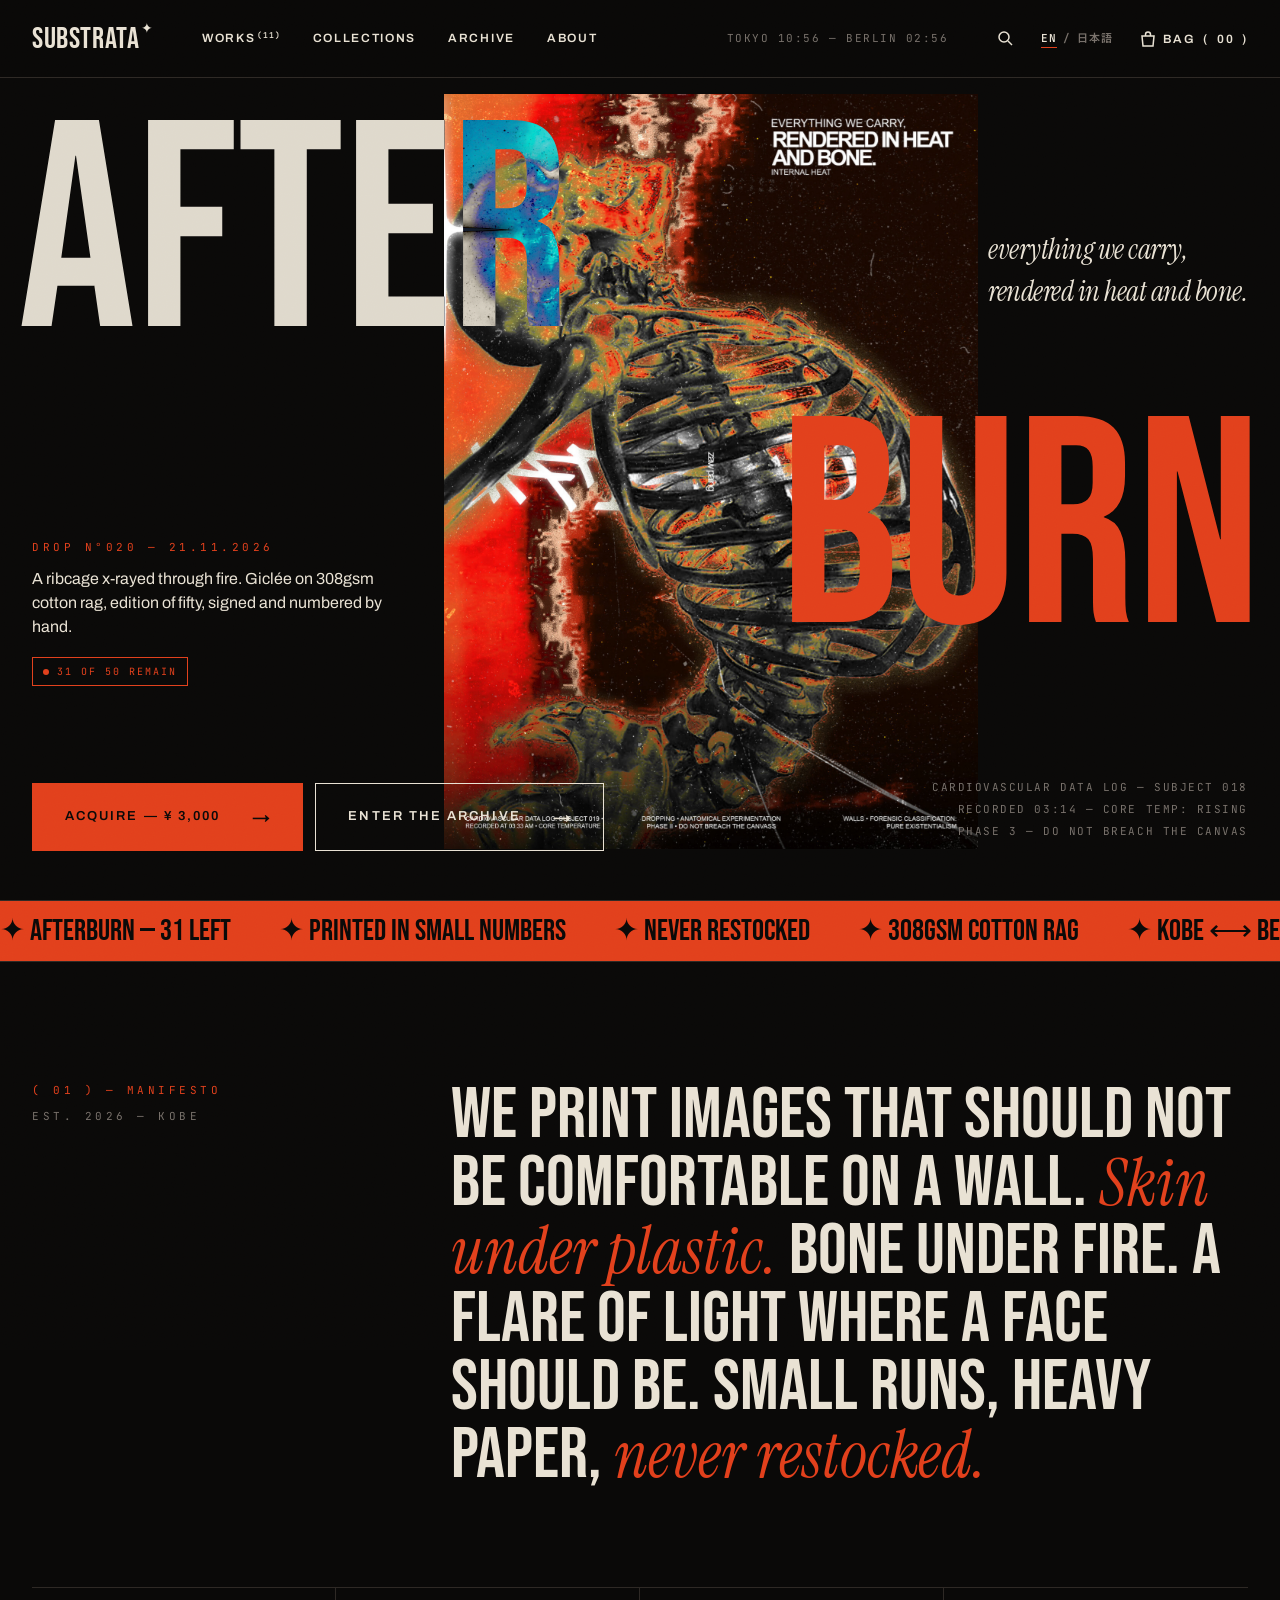
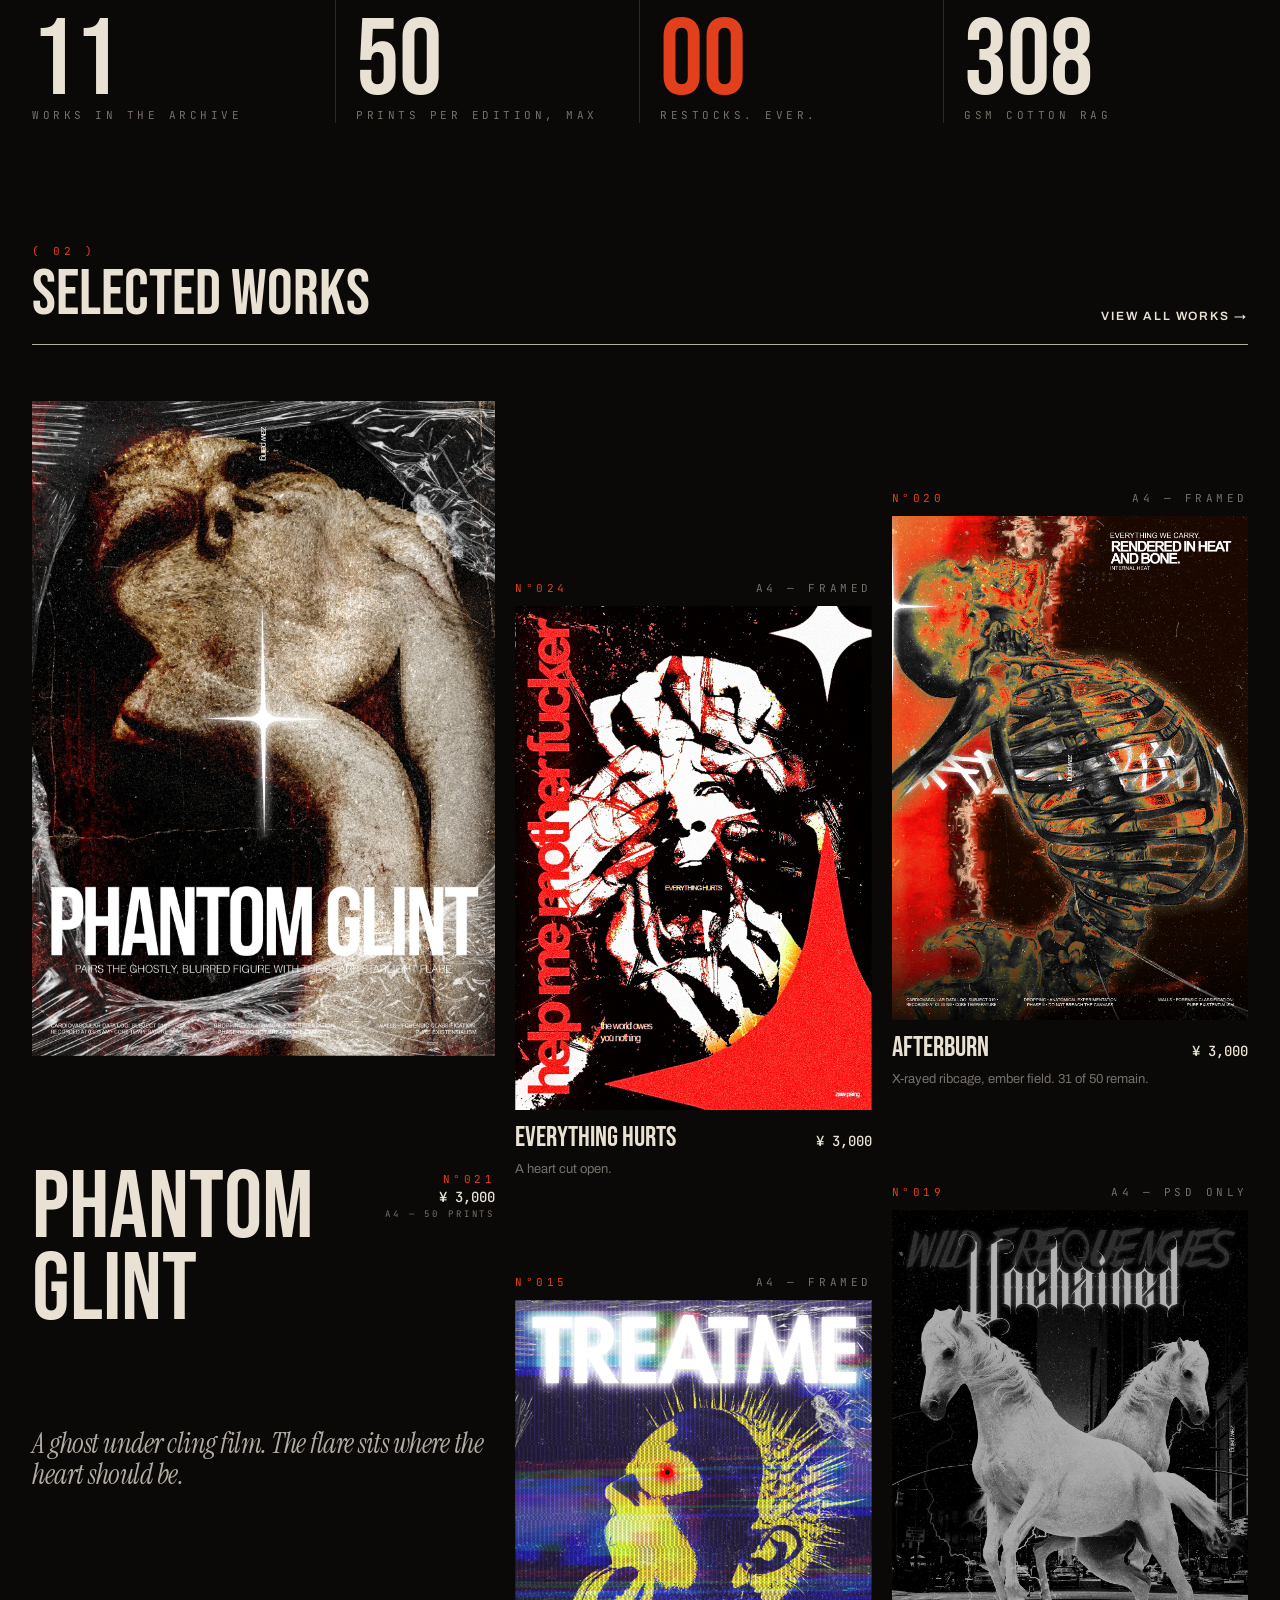
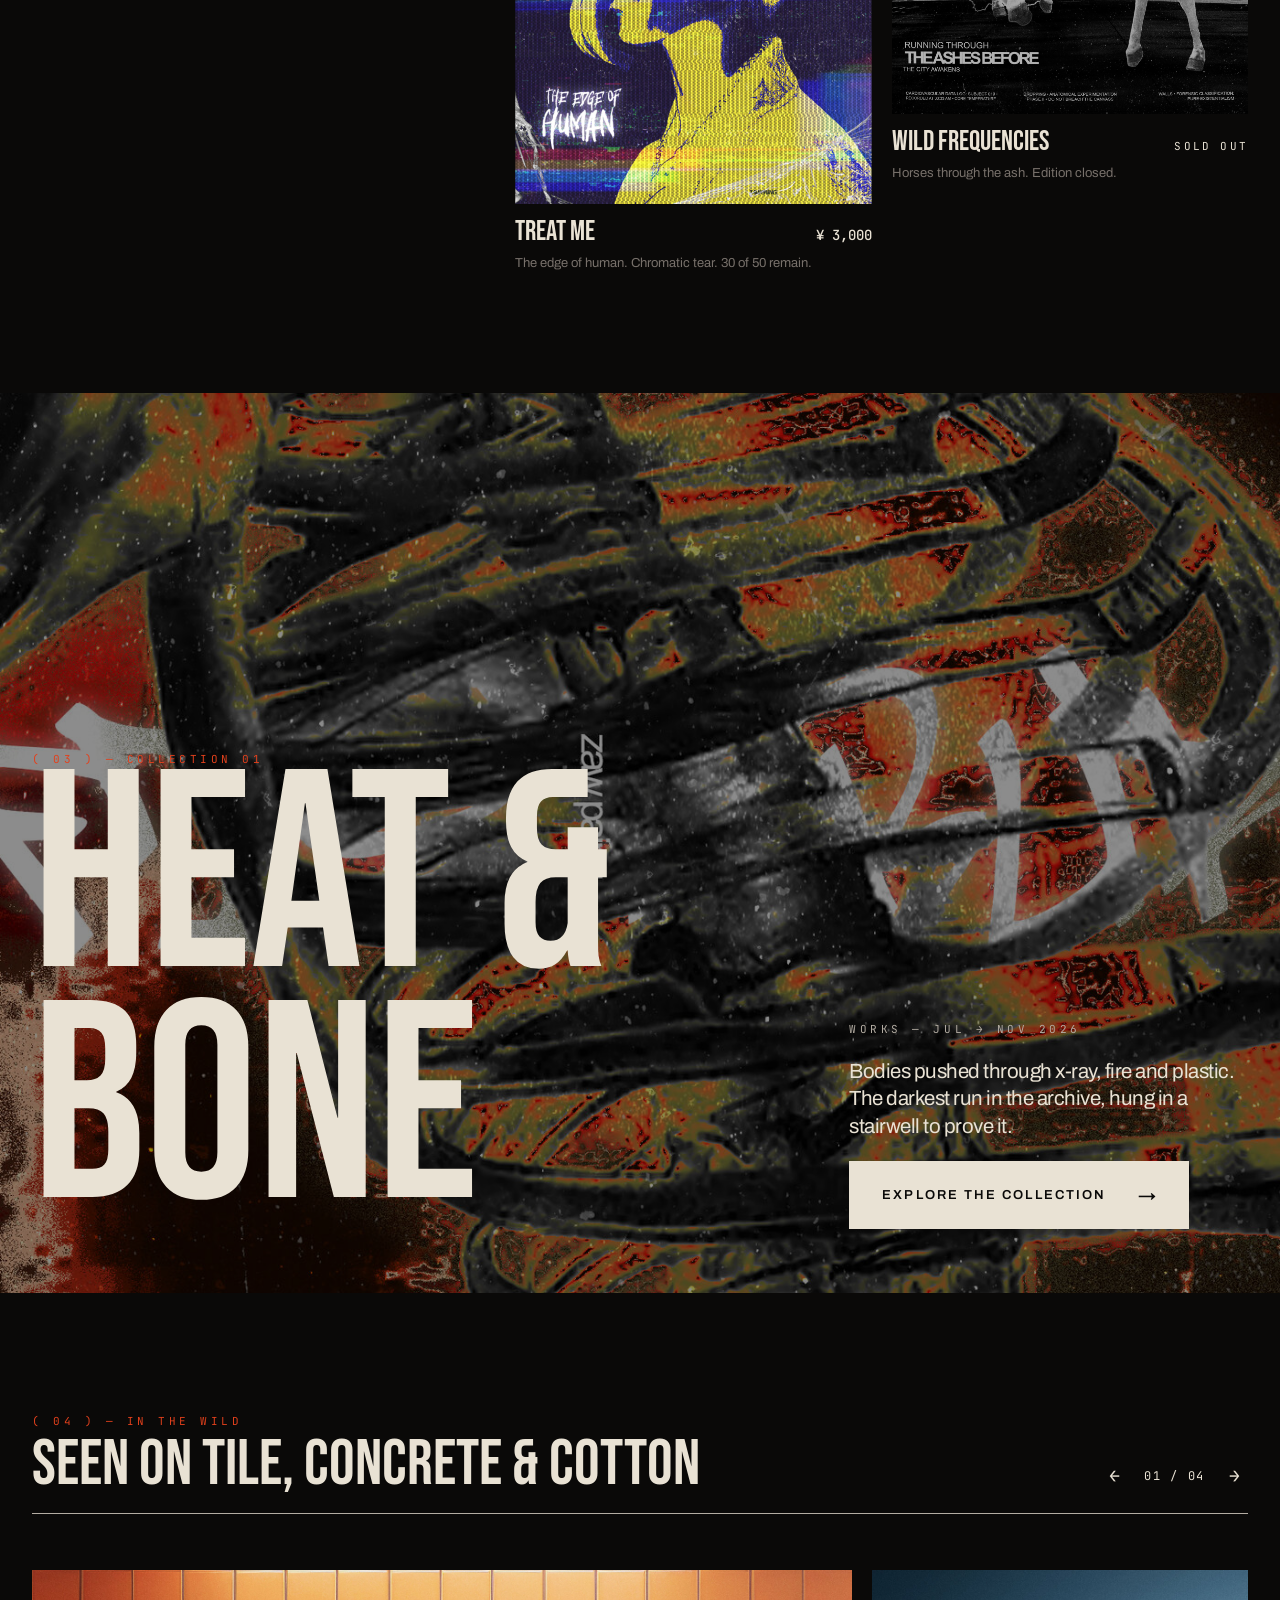
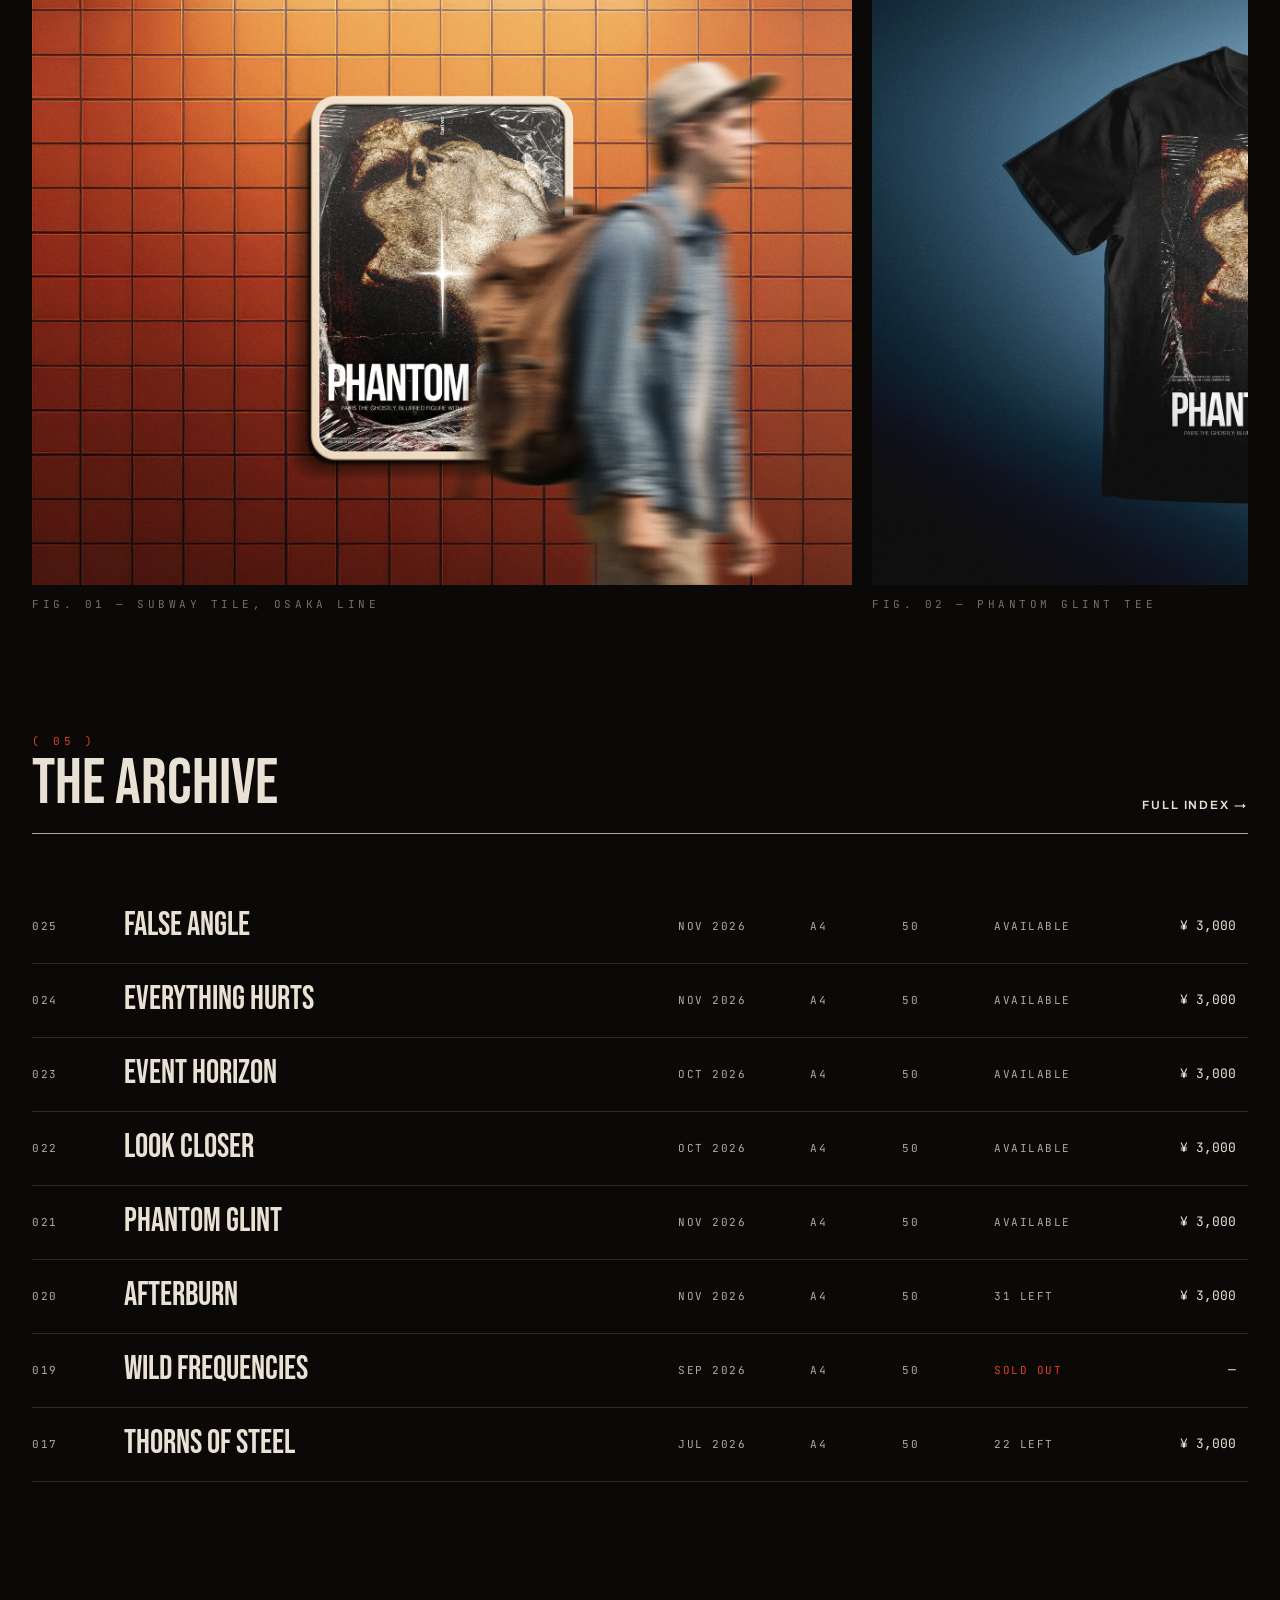
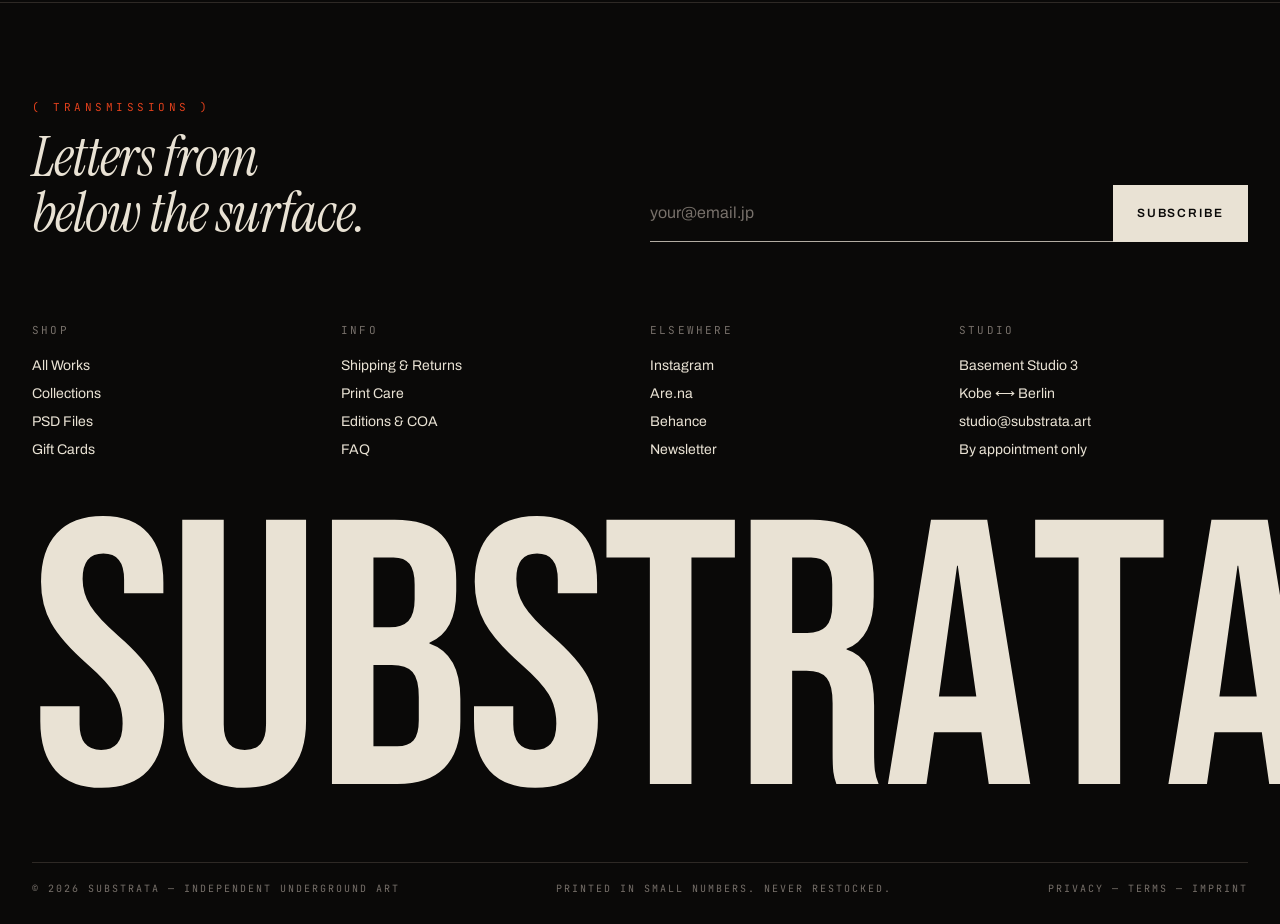
<file: index.html>
<!DOCTYPE html>
<html lang="en">
<head>
  <meta charset="UTF-8">
  <meta name="viewport" content="width=device-width, initial-scale=1">
  <title data-i18n>SUBSTRATA — Independent underground art posters</title>
  <meta name="description" content="SUBSTRATA — independent underground art posters. A4 framed prints and PSD files, printed in small numbers in Kobe.">
  <link rel="preconnect" href="https://fonts.googleapis.com">
  <link rel="preconnect" href="https://fonts.gstatic.com" crossorigin>
  <link href="https://fonts.googleapis.com/css2?family=Archivo:wght@400;500;600&family=Bebas+Neue&family=Instrument+Serif:ital@0;1&family=JetBrains+Mono:wght@400;500&family=Noto+Sans+JP:wght@400;500;700;900&family=Noto+Serif+JP:wght@400;500&display=swap" rel="stylesheet">
  <link rel="stylesheet" href="css/style.css">
</head>
<body data-page="home">
<main>
  <!-- HERO -->
  <section class="hero">
    <img class="hero-poster" src="images/afterburn.jpg" alt="Afterburn poster: a ribcage x-rayed through fire">
    <h1 class="display hero-word after">After</h1>
    <div class="display hero-word burn" aria-hidden="true">Burn</div>
    <p class="serif hero-tagline" data-i18n>everything we carry, rendered in heat and bone.</p>
    <div class="hero-info">
      <div class="mono ember" data-i18n>Drop N°020 — 21.11.2026</div>
      <p data-i18n>A ribcage x-rayed through fire. Giclée on 308gsm cotton rag, edition of fifty, signed and numbered by hand.</p>
      <span class="tag" data-i18n>31 of 50 remain</span>
    </div>
    <div class="hero-ctas">
      <a class="btn btn-ember" href="product.html?id=afterburn"><span data-i18n>Acquire — ¥ 3,000</span><span class="arrow">→</span></a>
      <a class="btn btn-ghost" href="shop.html"><span data-i18n>Enter the archive</span><span class="arrow">→</span></a>
    </div>
    <div class="hero-log" data-i18n>Cardiovascular data log — subject 018<br>Recorded 03:14 — core temp: rising<br>Phase 3 — do not breach the canvas</div>
  </section>

  <!-- MARQUEE -->
  <div class="marquee" aria-hidden="true">
    <div class="marquee-track">
      <span data-i18n>✦ Afterburn — 31 left</span><span data-i18n>✦ Printed in small numbers</span><span data-i18n>✦ Never restocked</span><span data-i18n>✦ 308gsm cotton rag</span><span>✦ Kobe ⟷ Berlin</span><span data-i18n>✦ Shipping across Japan</span>
      <span data-i18n>✦ Afterburn — 31 left</span><span data-i18n>✦ Printed in small numbers</span><span data-i18n>✦ Never restocked</span><span data-i18n>✦ 308gsm cotton rag</span><span>✦ Kobe ⟷ Berlin</span><span data-i18n>✦ Shipping across Japan</span>
    </div>
  </div>

  <!-- MANIFESTO -->
  <section class="section wrap">
    <div class="manifesto">
      <div>
        <div class="eyebrow" data-i18n>( 01 ) — Manifesto</div>
        <div class="mono muted" style="margin-top:10px" data-i18n>Est. 2026 — Kobe</div>
      </div>
      <p class="big reveal" data-i18n>We print images that should not be comfortable on a wall. <em>Skin under plastic.</em> Bone under fire. A flare of light where a face should be. Small runs, heavy paper, <em>never restocked.</em></p>
    </div>
    <div class="stats">
      <div class="stat reveal"><div class="display" data-count="11">11</div><div class="mono muted" data-i18n>Works in the archive</div></div>
      <div class="stat reveal"><div class="display" data-count="50">50</div><div class="mono muted" data-i18n>Prints per edition, max</div></div>
      <div class="stat reveal"><div class="display ember">00</div><div class="mono muted" data-i18n>Restocks. Ever.</div></div>
      <div class="stat reveal"><div class="display" data-count="308">308</div><div class="mono muted" data-i18n>GSM cotton rag</div></div>
    </div>
  </section>

  <!-- SELECTED WORKS -->
  <section class="section wrap" style="padding-top:0">
    <div class="section-head">
      <div><span class="eyebrow">( 02 )</span><h2 class="display d-m" data-i18n>Selected works</h2></div>
      <a class="link-arrow" href="shop.html" data-i18n>View all works →</a>
    </div>
    <div class="selected">
      <div class="col col-1" id="feature"></div>
      <div class="col col-2" id="col-2"></div>
      <div class="col col-3" id="col-3"></div>
    </div>
  </section>

  <!-- FEATURED COLLECTION -->
  <section class="collection-band">
    <img src="images/afterburn-detail.jpg" alt="" loading="lazy">
    <div class="inner">
      <div>
        <div class="eyebrow" data-i18n>( 03 ) — Collection 01</div>
        <h2 class="display d-mega" data-i18n>Heat &amp;<br>Bone</h2>
      </div>
      <div>
        <div class="mono fog" data-i18n>Works — Jul → Nov 2026</div>
        <p class="lead" data-i18n>Bodies pushed through x-ray, fire and plastic. The darkest run in the archive, hung in a stairwell to prove it.</p>
        <a class="btn btn-bone" href="collections.html#heat-and-bone"><span data-i18n>Explore the collection</span><span class="arrow">→</span></a>
      </div>
    </div>
  </section>

  <!-- IN THE WILD -->
  <section class="section wrap">
    <div class="section-head">
      <div><span class="eyebrow" data-i18n>( 04 ) — In the wild</span><h2 class="display d-m" data-i18n>Seen on tile, concrete &amp; cotton</h2></div>
      <div class="slider-nav"><button id="wild-prev" aria-label="Previous">←</button><span id="wild-count">01 / 04</span><button id="wild-next" aria-label="Next">→</button></div>
    </div>
    <div class="wild-track" id="wild-track">
      <figure><img src="images/mock-wall.jpg" alt="Poster on subway tile" loading="lazy"><figcaption class="mono" data-i18n>Fig. 01 — Subway tile, Osaka line</figcaption></figure>
      <figure><img src="images/mock-tee.jpg" alt="Phantom Glint printed on a t-shirt" loading="lazy"><figcaption class="mono" data-i18n>Fig. 02 — Phantom Glint tee</figcaption></figure>
      <figure><img src="images/afterburn-mono.jpg" alt="Afterburn mono proof" loading="lazy"><figcaption class="mono" data-i18n>Fig. 03 — Afterburn, mono proof</figcaption></figure>
      <figure><img src="images/mock-stairs.jpg" alt="Afterburn hung in a stairwell" loading="lazy"><figcaption class="mono" data-i18n>Fig. 04 — Afterburn, stairwell</figcaption></figure>
    </div>
  </section>

  <!-- ARCHIVE INDEX -->
  <section class="section wrap" id="archive" style="padding-top:0">
    <div class="section-head">
      <div><span class="eyebrow">( 05 )</span><h2 class="display d-m" data-i18n>The archive</h2></div>
      <a class="link-arrow" href="shop.html" data-i18n>Full index →</a>
    </div>
    <div class="archive" id="archive-list"></div>
  </section>
</main>

  <script src="js/i18n.js"></script>
  <script src="js/data.js"></script>
  <script src="js/main.js"></script>
</body>
</html>
</file>
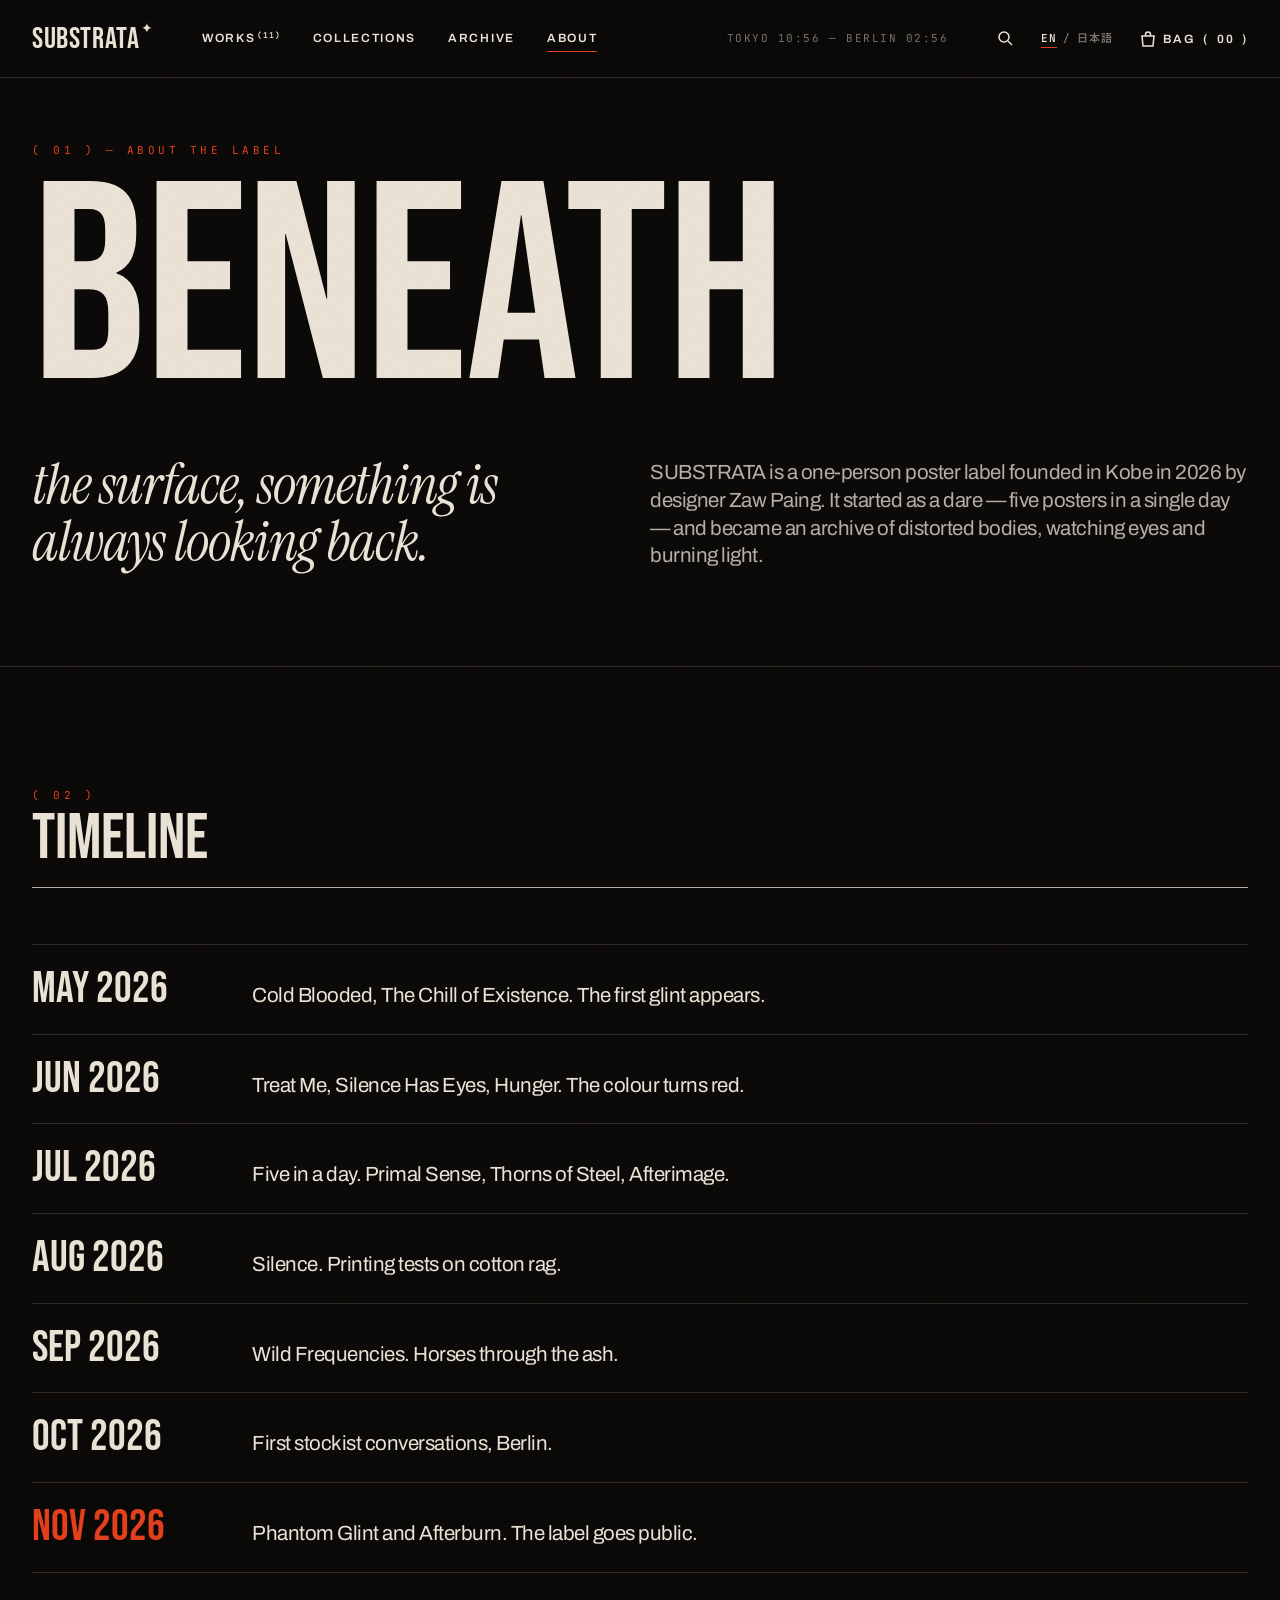
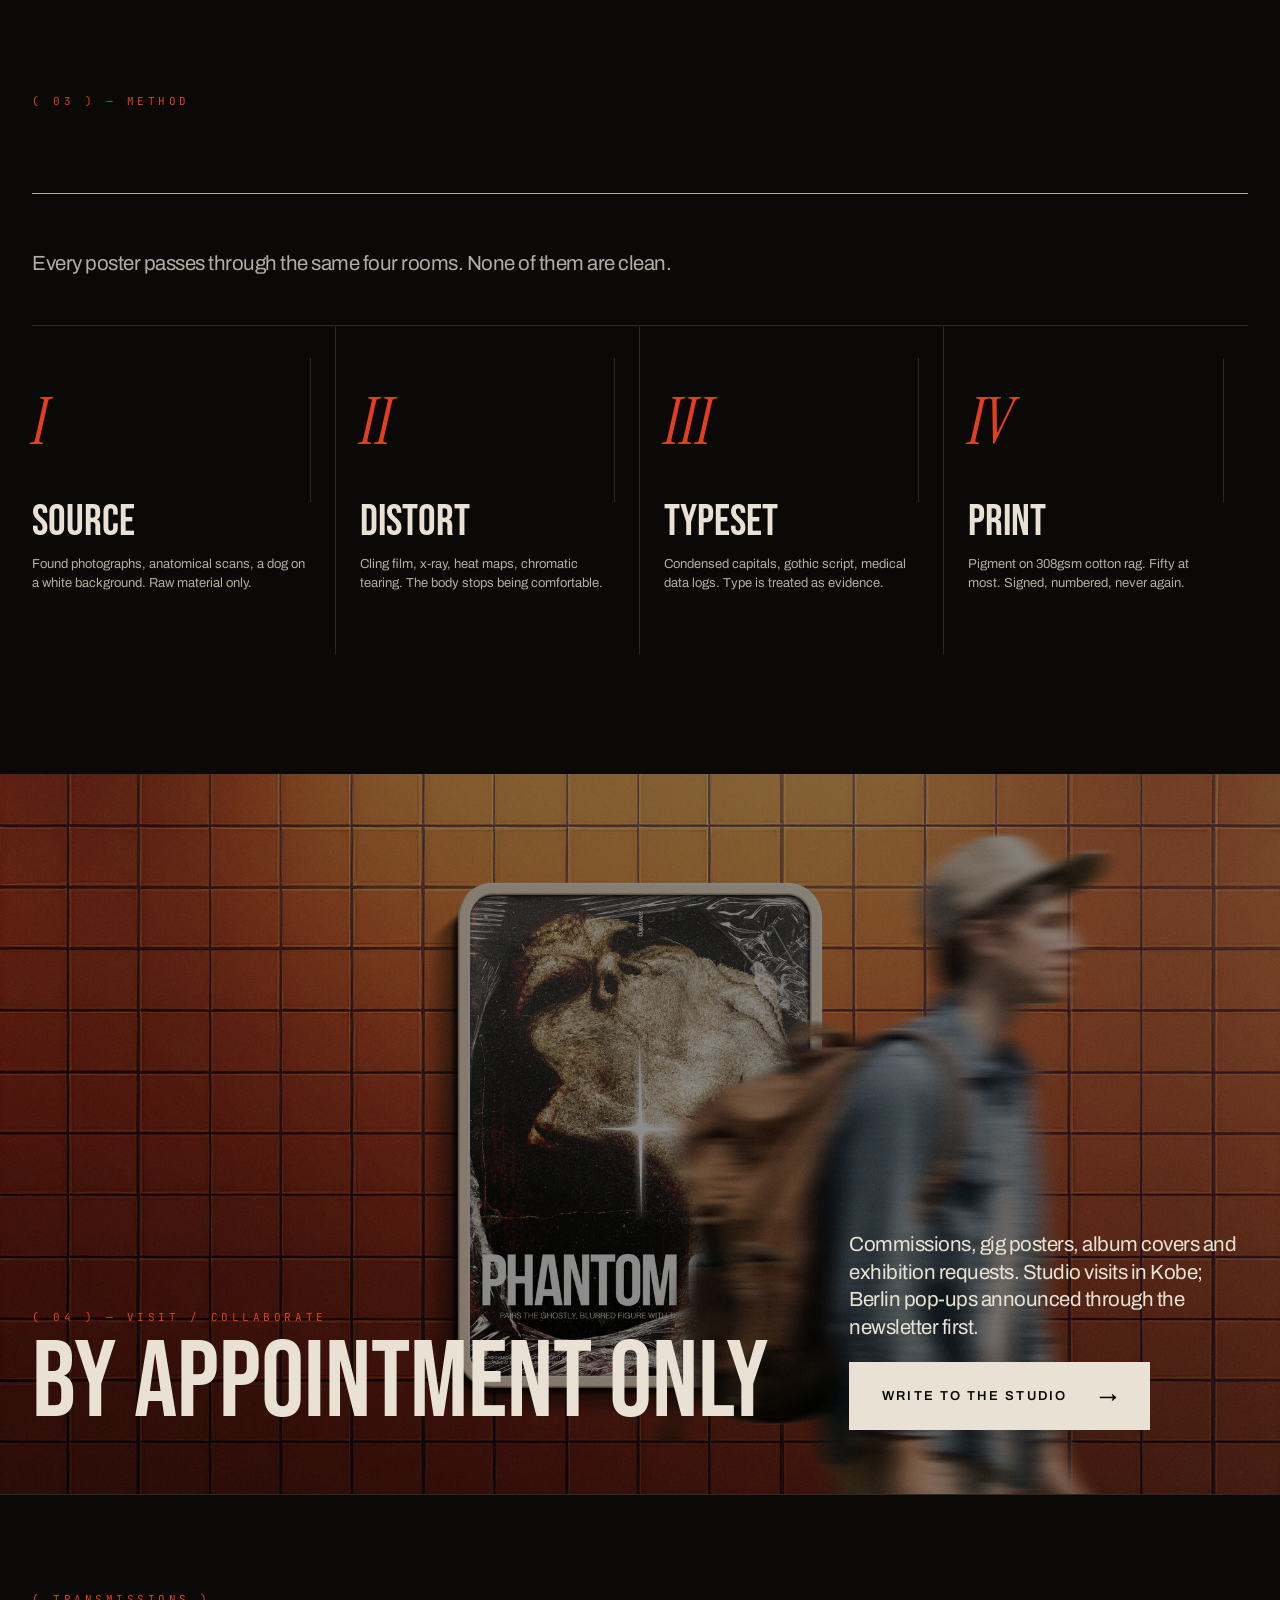
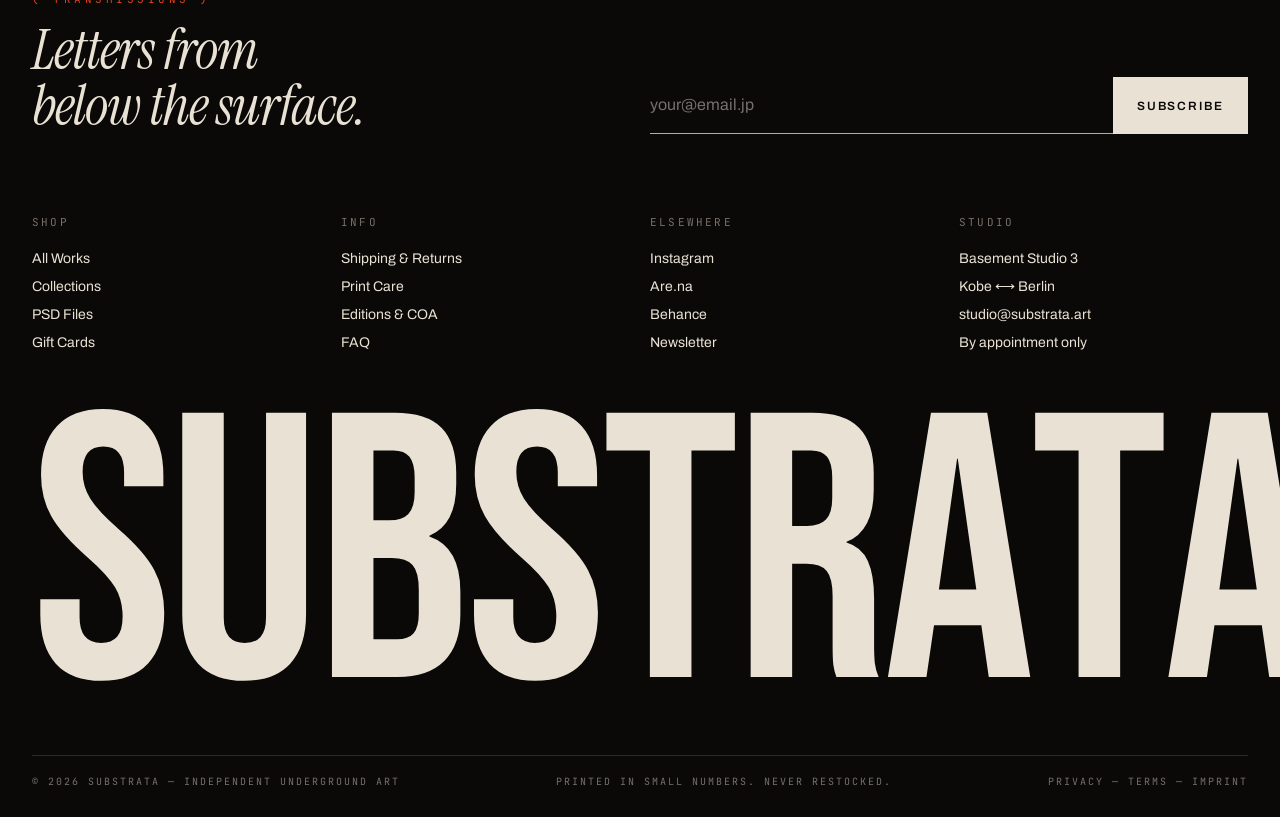
<file: about.html>
<!DOCTYPE html>
<html lang="en">
<head>
  <meta charset="UTF-8">
  <meta name="viewport" content="width=device-width, initial-scale=1">
  <title data-i18n>About — SUBSTRATA</title>
  <meta name="description" content="SUBSTRATA — independent underground art posters. A4 framed prints and PSD files, printed in small numbers in Kobe.">
  <link rel="preconnect" href="https://fonts.googleapis.com">
  <link rel="preconnect" href="https://fonts.gstatic.com" crossorigin>
  <link href="https://fonts.googleapis.com/css2?family=Archivo:wght@400;500;600&family=Bebas+Neue&family=Instrument+Serif:ital@0;1&family=JetBrains+Mono:wght@400;500&family=Noto+Sans+JP:wght@400;500;700;900&family=Noto+Serif+JP:wght@400;500&display=swap" rel="stylesheet">
  <link rel="stylesheet" href="css/style.css">
</head>
<body data-page="about">
<main>
  <section class="about-hero">
    <div class="eyebrow" data-i18n>( 01 ) — About the label</div>
    <h1 class="display d-mega" style="margin-top:20px" data-i18n>Beneath</h1>
    <div class="row">
      <p class="serif serif-l" style="margin:0" data-i18n>the surface, something is always looking back.</p>
      <p class="lead fog" style="margin:0" data-i18n>SUBSTRATA is a one-person poster label founded in Kobe in 2026 by designer Zaw Paing. It started as a dare — five posters in a single day — and became an archive of distorted bodies, watching eyes and burning light.</p>
    </div>
  </section>

  <section class="section wrap">
    <div class="section-head"><div><span class="eyebrow">( 02 )</span><h2 class="display d-m" data-i18n>Timeline</h2></div></div>
    <div class="timeline">
      <div class="timeline-row reveal"><span class="display d-s" data-i18n>May 2026</span><p class="lead" style="margin:0" data-i18n>Cold Blooded, The Chill of Existence. The first glint appears.</p></div>
      <div class="timeline-row reveal"><span class="display d-s" data-i18n>Jun 2026</span><p class="lead" style="margin:0" data-i18n>Treat Me, Silence Has Eyes, Hunger. The colour turns red.</p></div>
      <div class="timeline-row reveal"><span class="display d-s" data-i18n>Jul 2026</span><p class="lead" style="margin:0" data-i18n>Five in a day. Primal Sense, Thorns of Steel, Afterimage.</p></div>
      <div class="timeline-row reveal"><span class="display d-s" data-i18n>Aug 2026</span><p class="lead" style="margin:0" data-i18n>Silence. Printing tests on cotton rag.</p></div>
      <div class="timeline-row reveal"><span class="display d-s" data-i18n>Sep 2026</span><p class="lead" style="margin:0" data-i18n>Wild Frequencies. Horses through the ash.</p></div>
      <div class="timeline-row reveal"><span class="display d-s" data-i18n>Oct 2026</span><p class="lead" style="margin:0" data-i18n>First stockist conversations, Berlin.</p></div>
      <div class="timeline-row reveal"><span class="display d-s ember" data-i18n>Nov 2026</span><p class="lead" style="margin:0" data-i18n>Phantom Glint and Afterburn. The label goes public.</p></div>
    </div>
  </section>

  <section class="section wrap" style="padding-top:0">
    <div class="section-head">
      <div><span class="eyebrow" data-i18n>( 03 ) — Method</span><h2 class="display d-m" data-i18n>How an image goes underground</h2></div>
    </div>
    <p class="lead fog" style="max-width:640px;margin:0 0 48px" data-i18n>Every poster passes through the same four rooms. None of them are clean.</p>
    <div class="method">
      <div class="reveal"><div class="roman">I</div><h3 class="display d-s" data-i18n>Source</h3><p class="small fog" data-i18n>Found photographs, anatomical scans, a dog on a white background. Raw material only.</p></div>
      <div class="reveal"><div class="roman">II</div><h3 class="display d-s" data-i18n>Distort</h3><p class="small fog" data-i18n>Cling film, x-ray, heat maps, chromatic tearing. The body stops being comfortable.</p></div>
      <div class="reveal"><div class="roman">III</div><h3 class="display d-s" data-i18n>Typeset</h3><p class="small fog" data-i18n>Condensed capitals, gothic script, medical data logs. Type is treated as evidence.</p></div>
      <div class="reveal"><div class="roman">IV</div><h3 class="display d-s" data-i18n>Print</h3><p class="small fog" data-i18n>Pigment on 308gsm cotton rag. Fifty at most. Signed, numbered, never again.</p></div>
    </div>
  </section>

  <section class="collection-band" style="min-height:720px">
    <img src="images/mock-wall.jpg" alt="" loading="lazy">
    <div class="inner">
      <div>
        <div class="eyebrow" data-i18n>( 04 ) — Visit / collaborate</div>
        <h2 class="display d-l" style="margin-top:12px" data-i18n>By appointment only</h2>
      </div>
      <div>
        <p class="lead" data-i18n>Commissions, gig posters, album covers and exhibition requests. Studio visits in Kobe; Berlin pop-ups announced through the newsletter first.</p>
        <a class="btn btn-bone" href="mailto:studio@substrata.art"><span data-i18n>Write to the studio</span><span class="arrow">→</span></a>
      </div>
    </div>
  </section>
</main>

  <script src="js/i18n.js"></script>
  <script src="js/data.js"></script>
  <script src="js/main.js"></script>
</body>
</html>
</file>
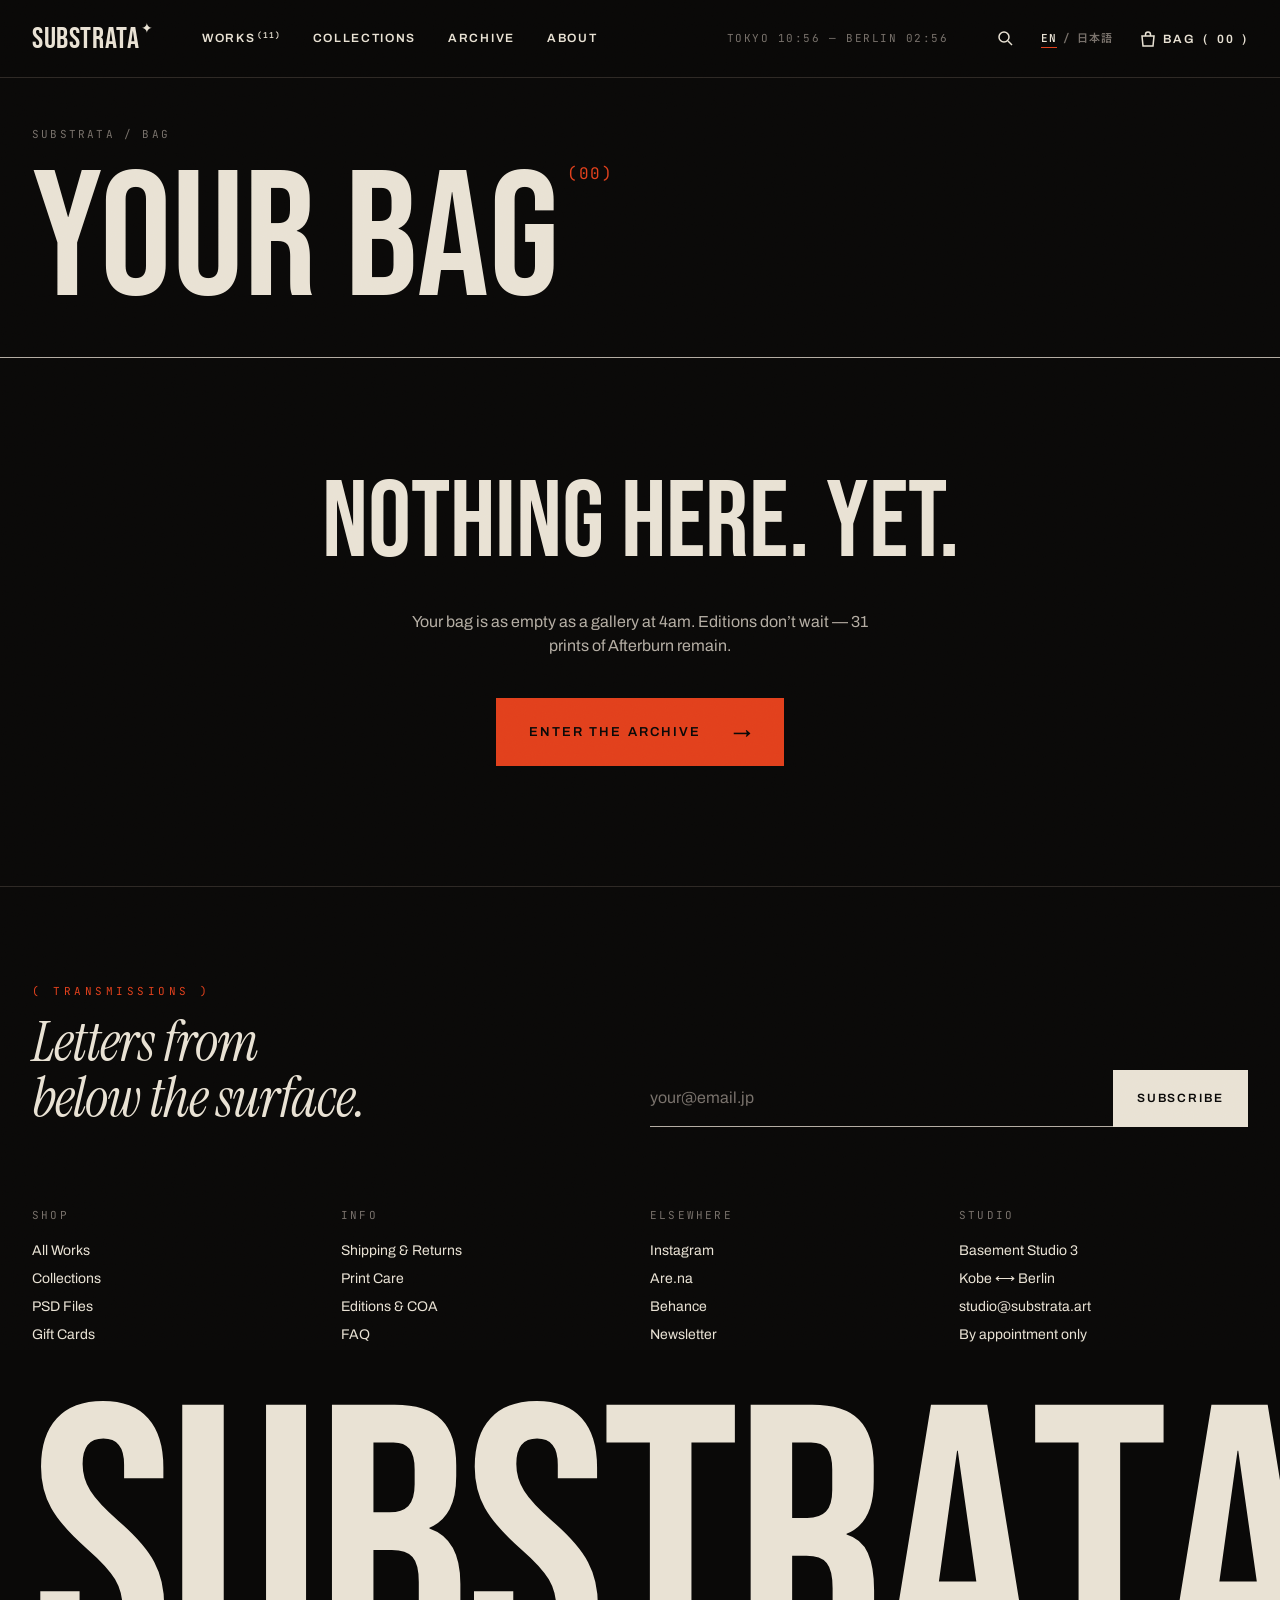
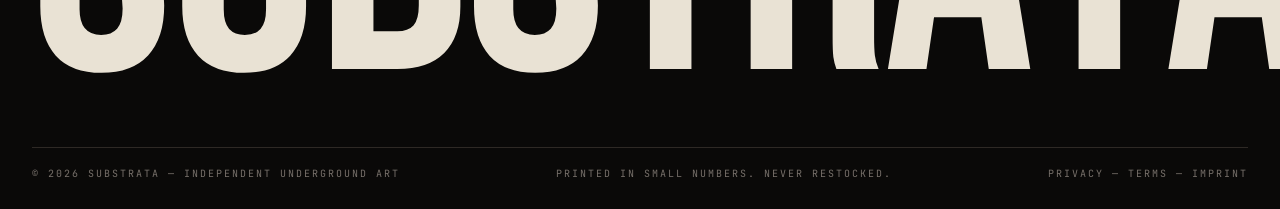
<file: cart.html>
<!DOCTYPE html>
<html lang="en">
<head>
  <meta charset="UTF-8">
  <meta name="viewport" content="width=device-width, initial-scale=1">
  <title data-i18n>Your Bag — SUBSTRATA</title>
  <meta name="description" content="SUBSTRATA — independent underground art posters. A4 framed prints and PSD files, printed in small numbers in Kobe.">
  <link rel="preconnect" href="https://fonts.googleapis.com">
  <link rel="preconnect" href="https://fonts.gstatic.com" crossorigin>
  <link href="https://fonts.googleapis.com/css2?family=Archivo:wght@400;500;600&family=Bebas+Neue&family=Instrument+Serif:ital@0;1&family=JetBrains+Mono:wght@400;500&family=Noto+Sans+JP:wght@400;500;700;900&family=Noto+Serif+JP:wght@400;500&display=swap" rel="stylesheet">
  <link rel="stylesheet" href="css/style.css">
</head>
<body data-page="cart">
<main>
  <section class="page-head">
    <div class="crumbs"><a href="index.html">SUBSTRATA</a> / <span data-i18n>Bag</span></div>
    <h1 class="display d-xl" style="margin-top:24px"><span data-i18n>Your bag</span><sup id="bag-n"></sup></h1>
  </section>
  <div id="cart-root"></div>
</main>

  <script src="js/i18n.js"></script>
  <script src="js/data.js"></script>
  <script src="js/main.js"></script>
</body>
</html>
</file>
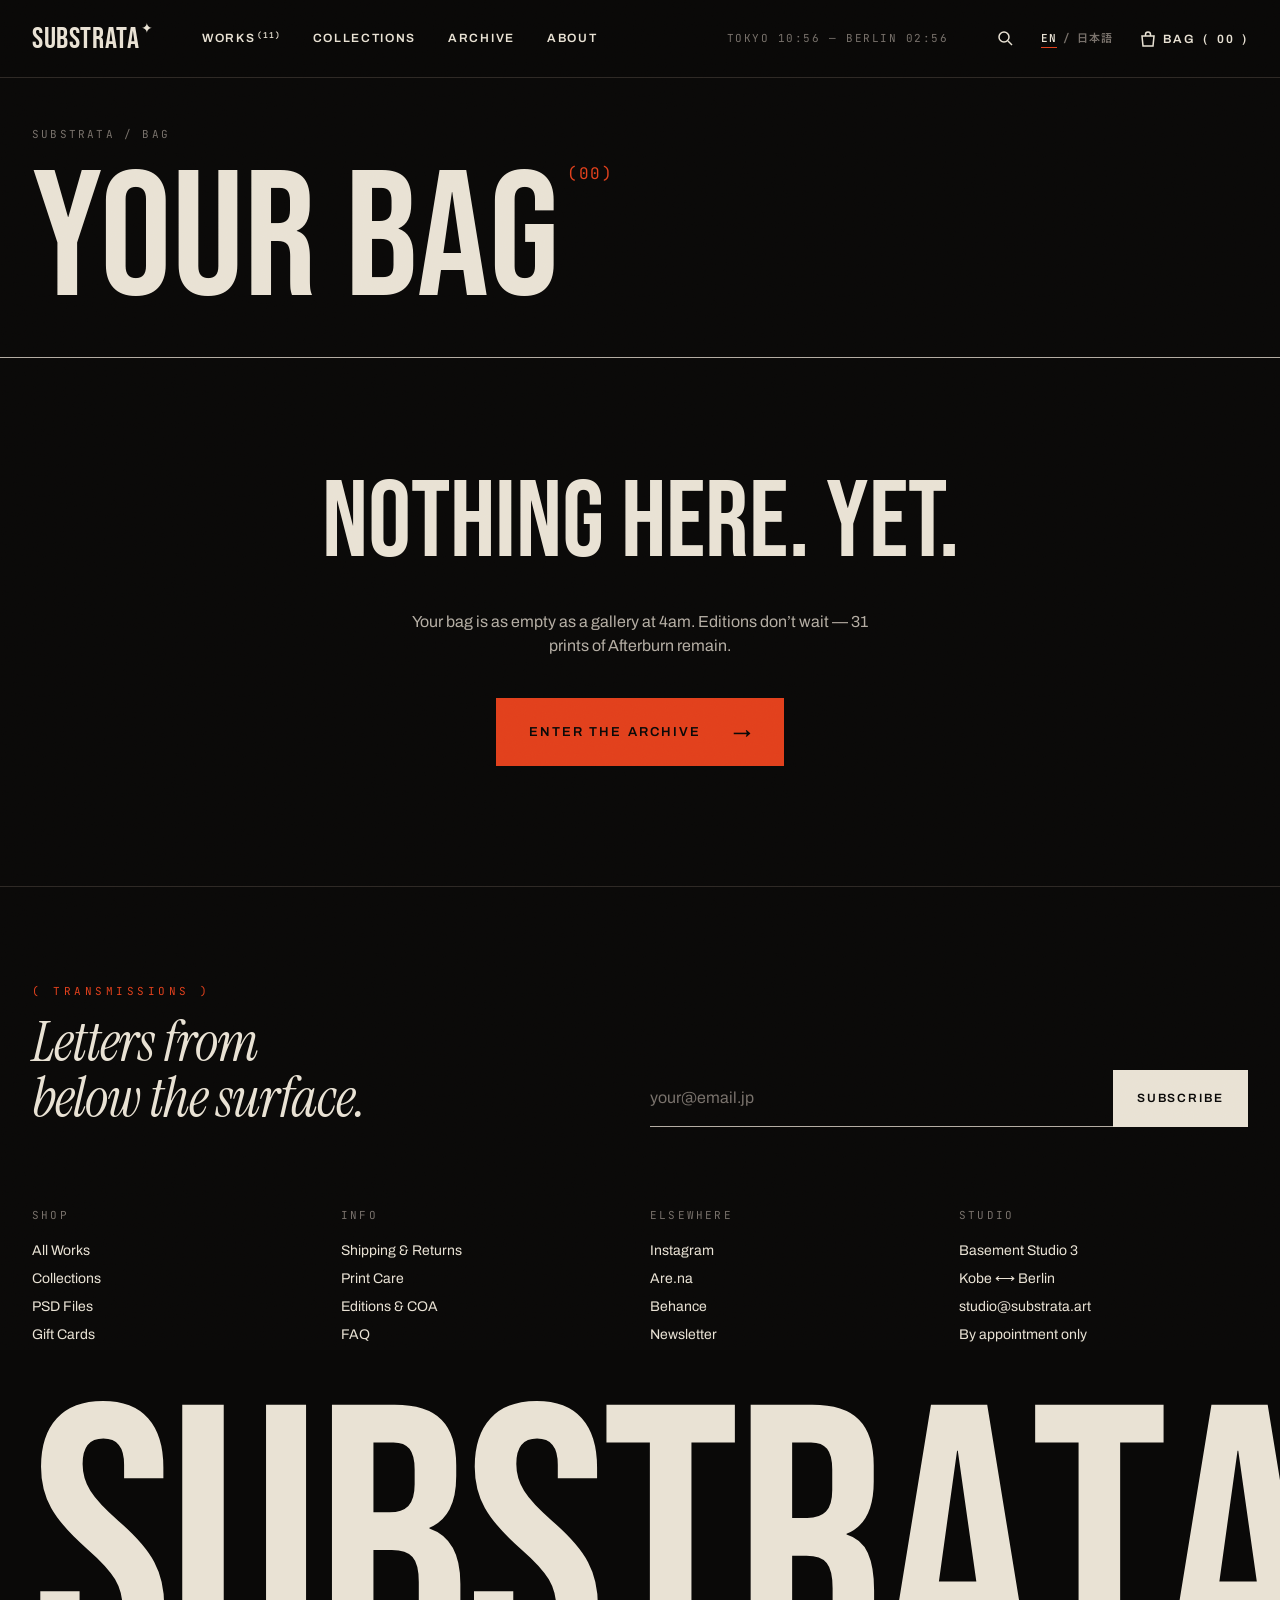
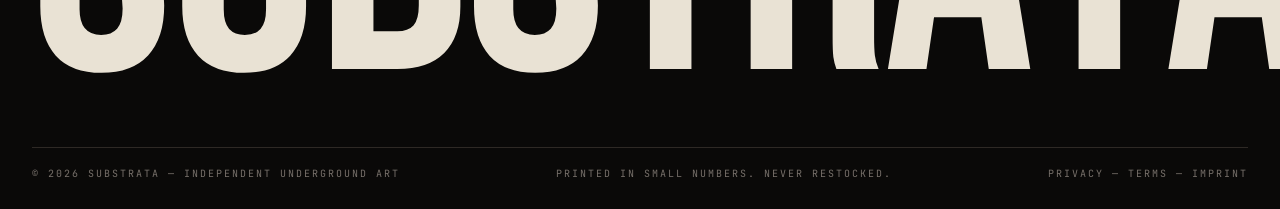
<file: checkout.html>
<!DOCTYPE html>
<html lang="en">
<head>
  <meta charset="UTF-8">
  <meta name="viewport" content="width=device-width, initial-scale=1">
  <title data-i18n>Checkout — SUBSTRATA</title>
  <meta name="description" content="SUBSTRATA — independent underground art posters. A4 framed prints and PSD files, printed in small numbers in Kobe.">
  <link rel="preconnect" href="https://fonts.googleapis.com">
  <link rel="preconnect" href="https://fonts.gstatic.com" crossorigin>
  <link href="https://fonts.googleapis.com/css2?family=Archivo:wght@400;500;600&family=Bebas+Neue&family=Instrument+Serif:ital@0;1&family=JetBrains+Mono:wght@400;500&family=Noto+Sans+JP:wght@400;500;700;900&family=Noto+Serif+JP:wght@400;500&display=swap" rel="stylesheet">
  <link rel="stylesheet" href="css/style.css">
</head>
<body data-page="checkout">
<main id="checkout-root">
  <div class="checkout">
    <form class="checkout-main" id="checkout-form" novalidate>
      <div class="steps"><span class="on" data-i18n>01 Information</span><span data-i18n>02 Shipping</span><span data-i18n>03 Payment</span></div>
      <div class="mono ember" data-i18n>Secure checkout</div>
      <h1 class="display d-l" style="margin:12px 0 28px" data-i18n>Almost yours.</h1>

      <div class="mono muted" data-i18n>Express checkout</div>
      <div class="express"><button type="button">Apple Pay</button><button type="button">Google Pay</button><button type="button">PayPay</button></div>
      <div class="or" data-i18n>OR</div>

      <fieldset>
        <legend data-i18n>Contact</legend>
        <div class="fields">
          <div class="field full"><label for="email" data-i18n>Email</label><input id="email" type="email" required autocomplete="email" placeholder="you@example.jp"></div>
        </div>
        <label class="check"><input type="checkbox" checked> <span data-i18n>SEND ME DROP ALERTS 24H BEFORE PUBLIC RELEASE</span></label>
      </fieldset>

      <div id="shipping-block">
        <fieldset>
          <legend data-i18n>Shipping address</legend>
          <div class="fields">
            <div class="field"><label for="last" data-i18n>Last name</label><input id="last" required autocomplete="family-name"></div>
            <div class="field"><label for="first" data-i18n>First name</label><input id="first" required autocomplete="given-name"></div>
            <div class="field"><label for="zip" data-i18n>Postal code</label><input id="zip" required pattern="\d{3}-?\d{4}" placeholder="650-0001" autocomplete="postal-code"></div>
            <div class="field"><label for="pref" data-i18n>Prefecture</label>
              <select id="pref" required data-pref>
                <option value="" data-i18n>Select…</option>
                <option>Hokkaido</option><option>Aomori</option><option>Iwate</option><option>Miyagi</option><option>Akita</option><option>Yamagata</option><option>Fukushima</option><option>Ibaraki</option><option>Tochigi</option><option>Gunma</option><option>Saitama</option><option>Chiba</option><option>Tokyo</option><option>Kanagawa</option><option>Niigata</option><option>Toyama</option><option>Ishikawa</option><option>Fukui</option><option>Yamanashi</option><option>Nagano</option><option>Gifu</option><option>Shizuoka</option><option>Aichi</option><option>Mie</option><option>Shiga</option><option>Kyoto</option><option>Osaka</option><option selected>Hyogo</option><option>Nara</option><option>Wakayama</option><option>Tottori</option><option>Shimane</option><option>Okayama</option><option>Hiroshima</option><option>Yamaguchi</option><option>Tokushima</option><option>Kagawa</option><option>Ehime</option><option>Kochi</option><option>Fukuoka</option><option>Saga</option><option>Nagasaki</option><option>Kumamoto</option><option>Oita</option><option>Miyazaki</option><option>Kagoshima</option><option>Okinawa</option>
              </select>
            </div>
            <div class="field full"><label for="city" data-i18n>City, ward, street</label><input id="city" required autocomplete="address-line1"></div>
            <div class="field full"><label for="bld" data-i18n>Building, room (optional)</label><input id="bld" autocomplete="address-line2"></div>
            <div class="field full"><label for="tel" data-i18n>Phone</label><input id="tel" type="tel" required pattern="[0-9\-\+ ]{9,15}" autocomplete="tel" placeholder="090-1234-5678"></div>
          </div>
        </fieldset>
        <fieldset>
          <legend data-i18n>Delivery</legend>
          <div id="ship-options"></div>
        </fieldset>
      </div>

      <fieldset>
        <legend data-i18n>Payment</legend>
        <div class="fields">
          <div class="field full"><label for="card" data-i18n>Card number</label><input id="card" required inputmode="numeric" pattern="[\d ]{19}" placeholder="4242 4242 4242 4242" autocomplete="cc-number"></div>
          <div class="field"><label for="exp" data-i18n>Expiry</label><input id="exp" required pattern="\d{2} / \d{2}" placeholder="MM / YY" autocomplete="cc-exp"></div>
          <div class="field"><label for="cvc" data-i18n>CVC</label><input id="cvc" required pattern="\d{3,4}" inputmode="numeric" placeholder="123" autocomplete="cc-csc"></div>
          <div class="field full"><label for="name" data-i18n>Name on card</label><input id="name" required autocomplete="cc-name"></div>
        </div>
        <label class="check"><input type="checkbox" checked> <span data-i18n>BILLING ADDRESS SAME AS SHIPPING</span></label>
      </fieldset>

      <button class="btn btn-ember btn-block" type="submit" style="margin-top:40px"><span id="pay-label" data-i18n>Pay</span><span class="arrow">→</span></button>
      <p class="small muted" style="margin-top:14px" data-i18n>Demo store — no real payment is taken. By paying you agree to the Terms. Editions are allocated in order of payment; your numbers are confirmed by email within the hour.</p>
      <p class="mono muted" style="margin-top:40px;font-size:10px"><a href="cart.html" data-i18n>← Back to bag</a> &nbsp;·&nbsp; Returns policy · Privacy · Terms · © 2026 SUBSTRATA</p>
    </form>

    <aside class="checkout-side">
      <div class="inner">
        <h2 class="display d-xs" style="margin:0 0 8px"><span data-i18n>Your editions</span> <span id="side-n"></span></h2>
        <div id="side-items"></div>
        <div class="sum-row" style="margin-top:12px"><span data-i18n>Subtotal</span><span class="price" id="t-sub"></span></div>
        <div class="sum-row"><span data-i18n>Shipping</span><span class="price" id="t-ship"></span></div>
        <div class="sum-row total"><span class="label" data-i18n>Total — JPY</span><span class="price" id="t-total"></span></div>
        <div class="small muted" style="text-align:right"><span data-i18n>Includes</span> <span id="t-tax"></span> <span data-i18n>consumption tax (10%)</span></div>
        <p class="serif serif-m" style="margin:48px 0 8px" data-i18n>“Hang it somewhere it can watch you.”</p>
        <div class="mono muted" data-i18n>Packed by hand in Kobe</div>
      </div>
    </aside>
  </div>
</main>

  <script src="js/i18n.js"></script>
  <script src="js/data.js"></script>
  <script src="js/main.js"></script>
</body>
</html>
</file>
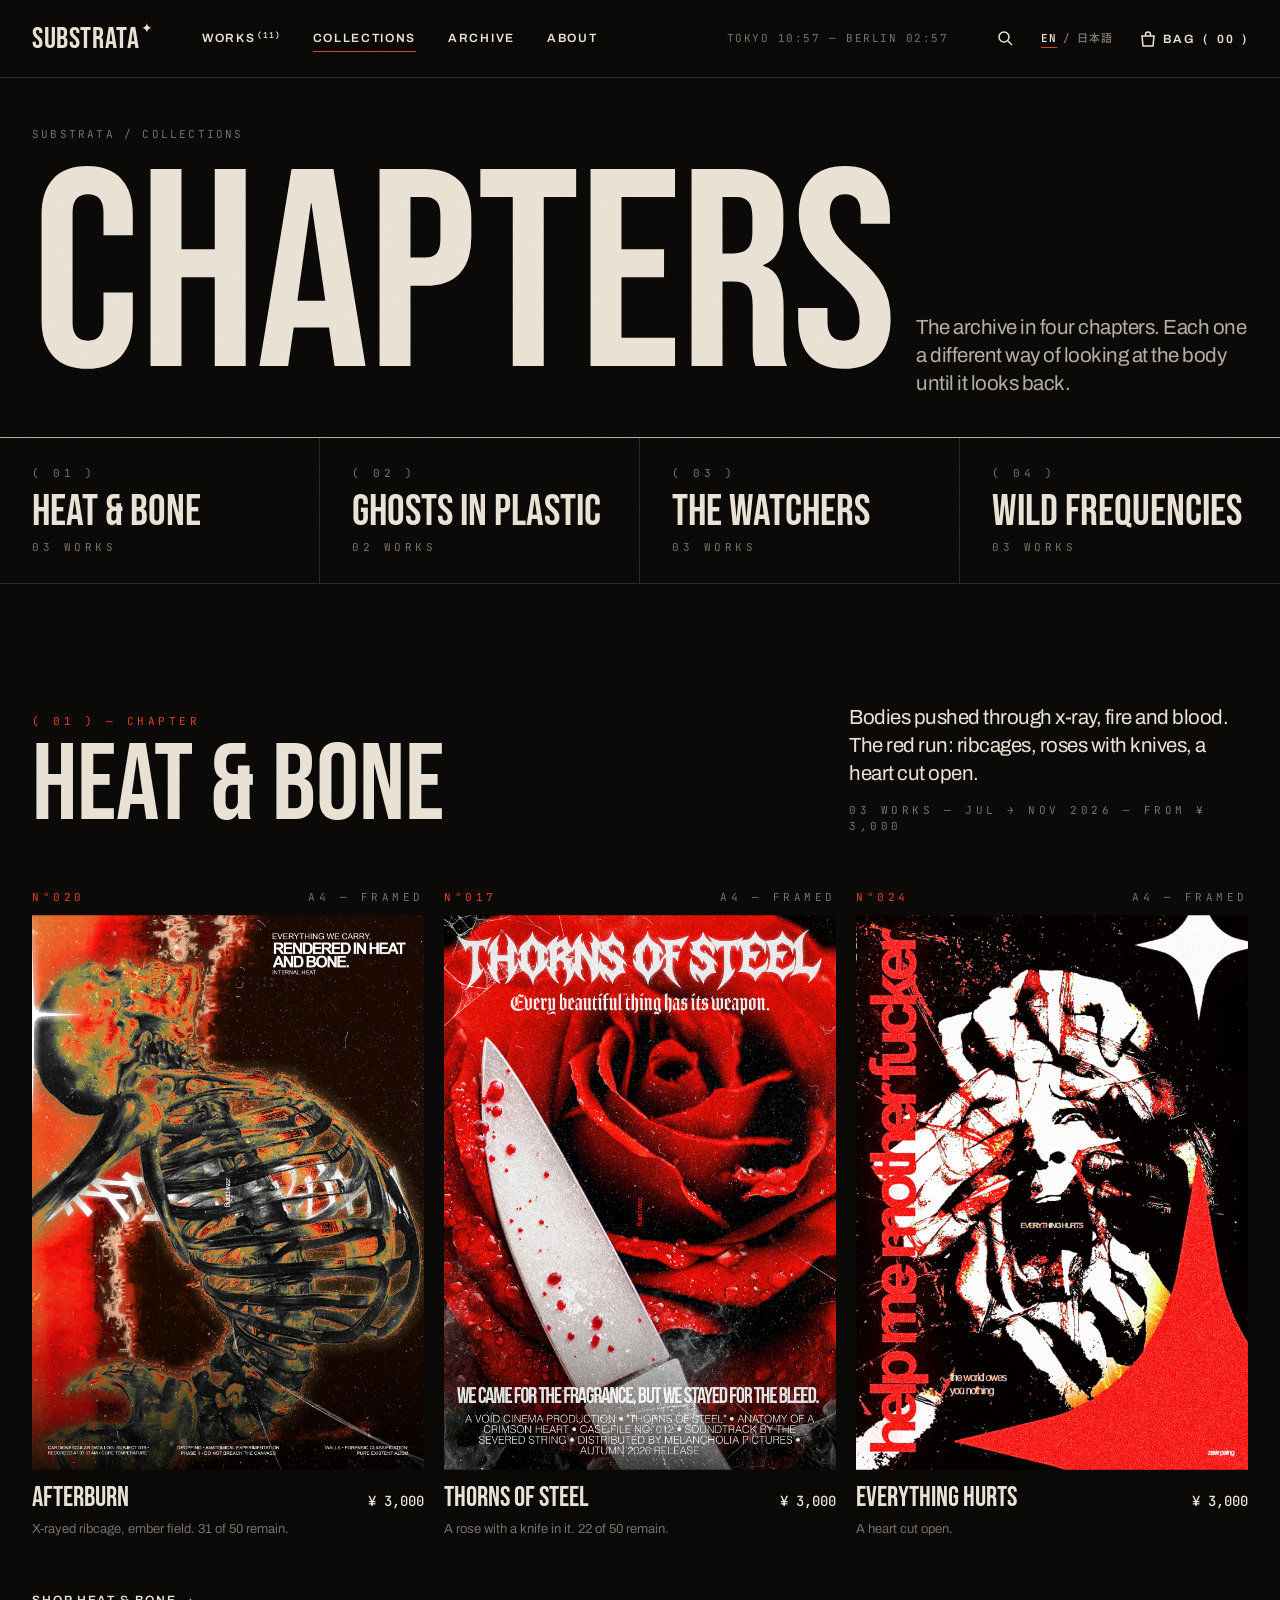
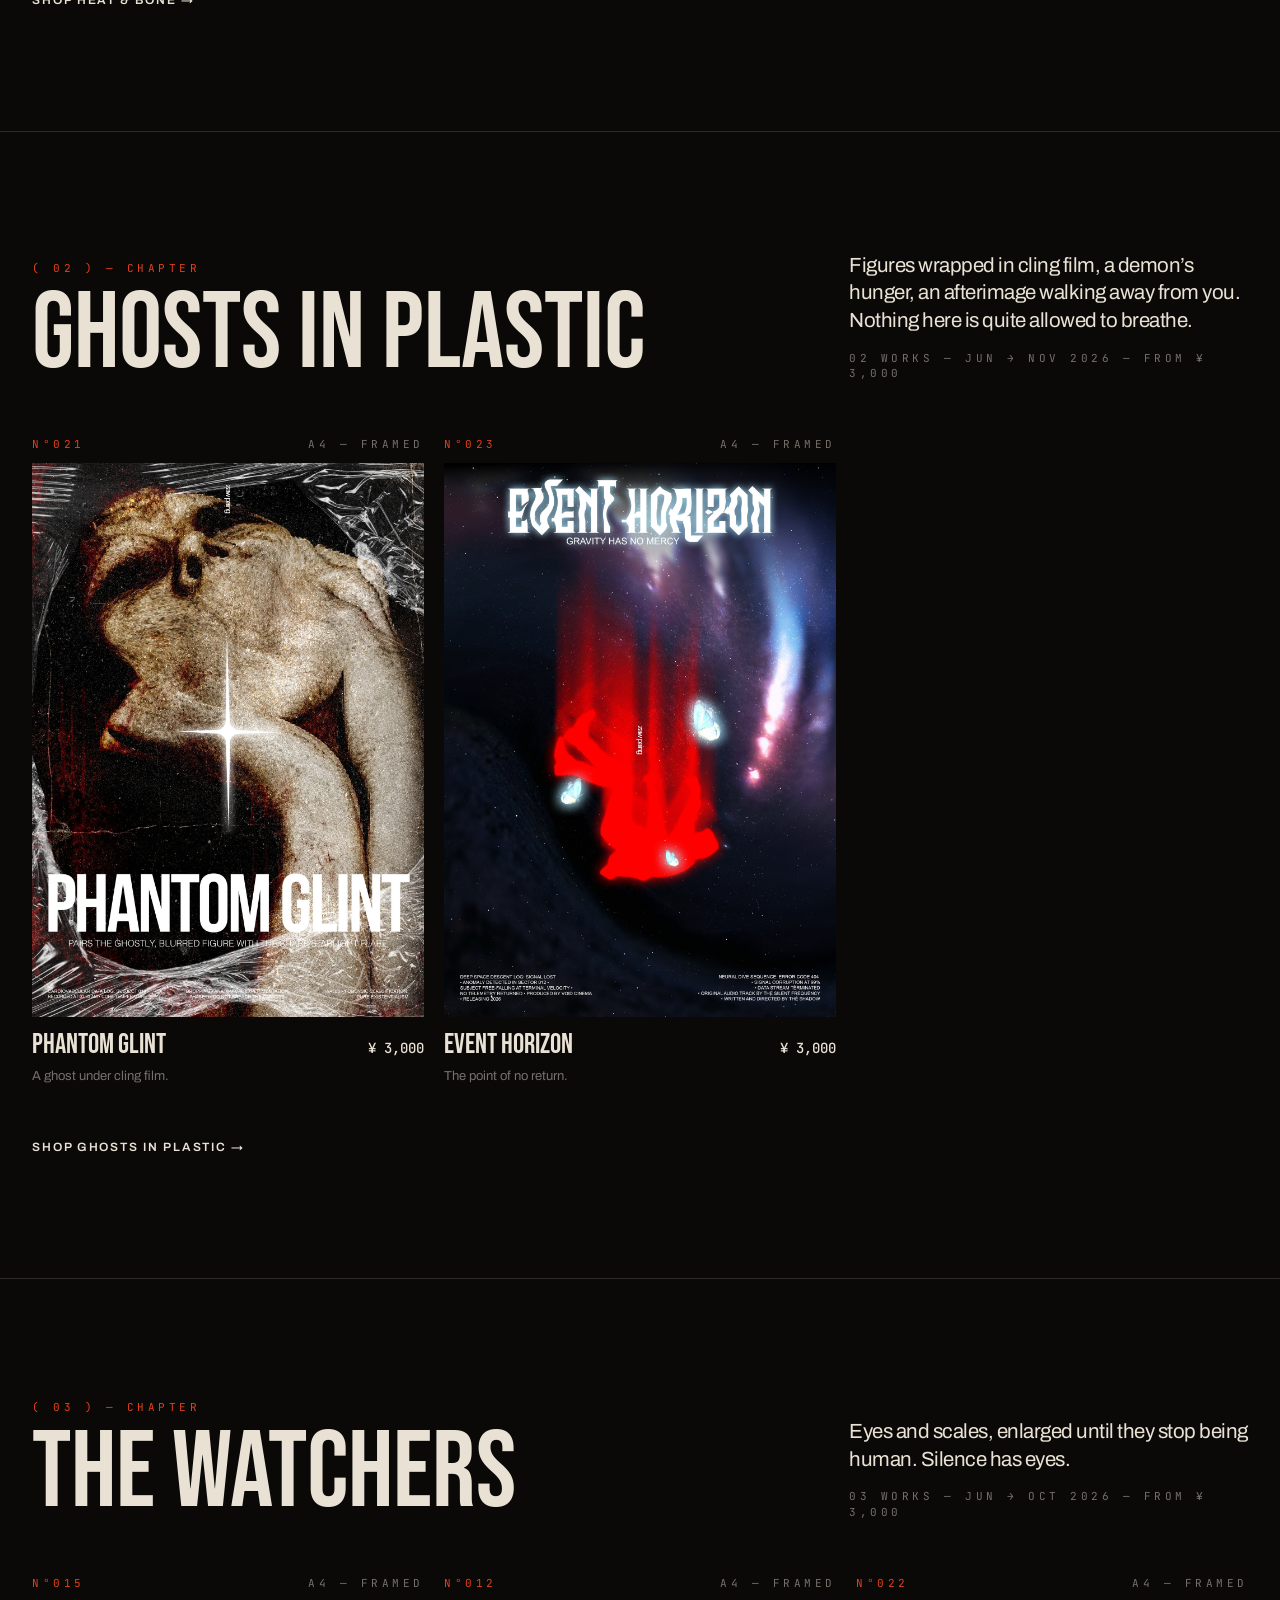
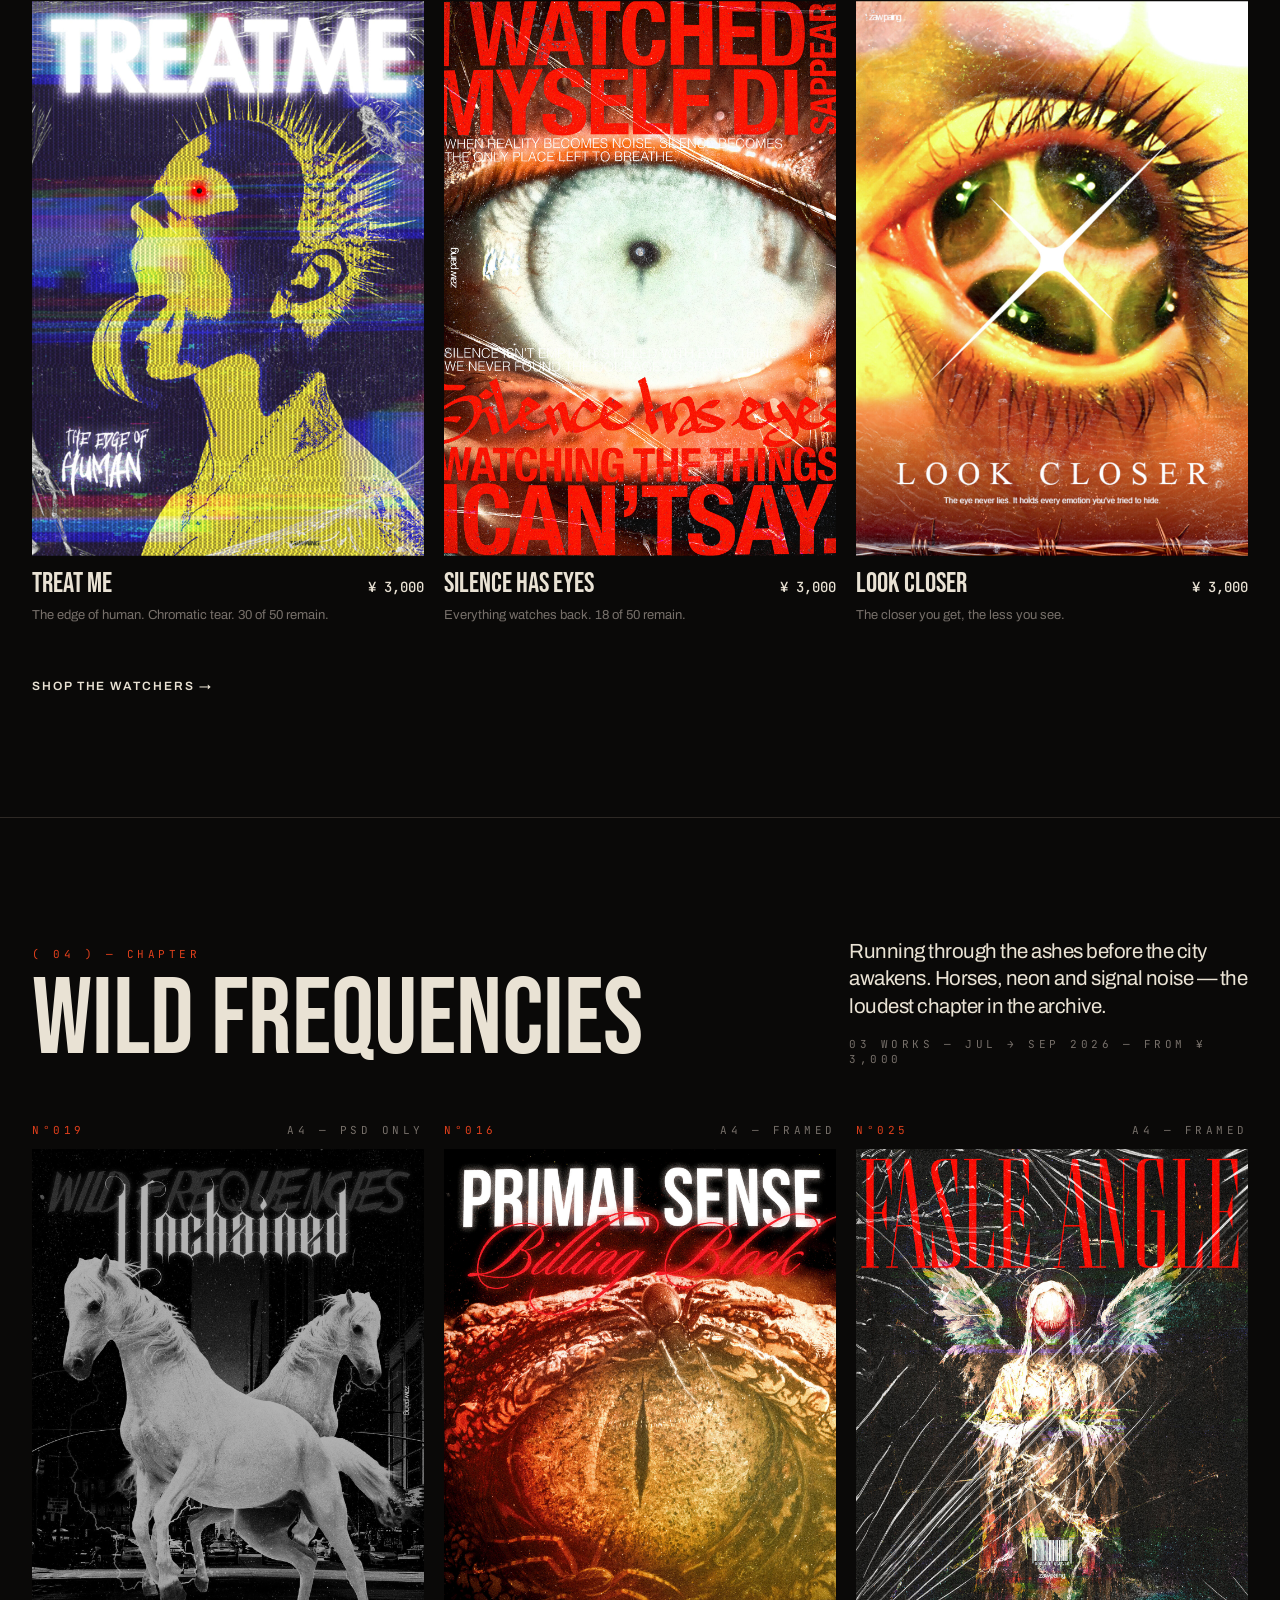
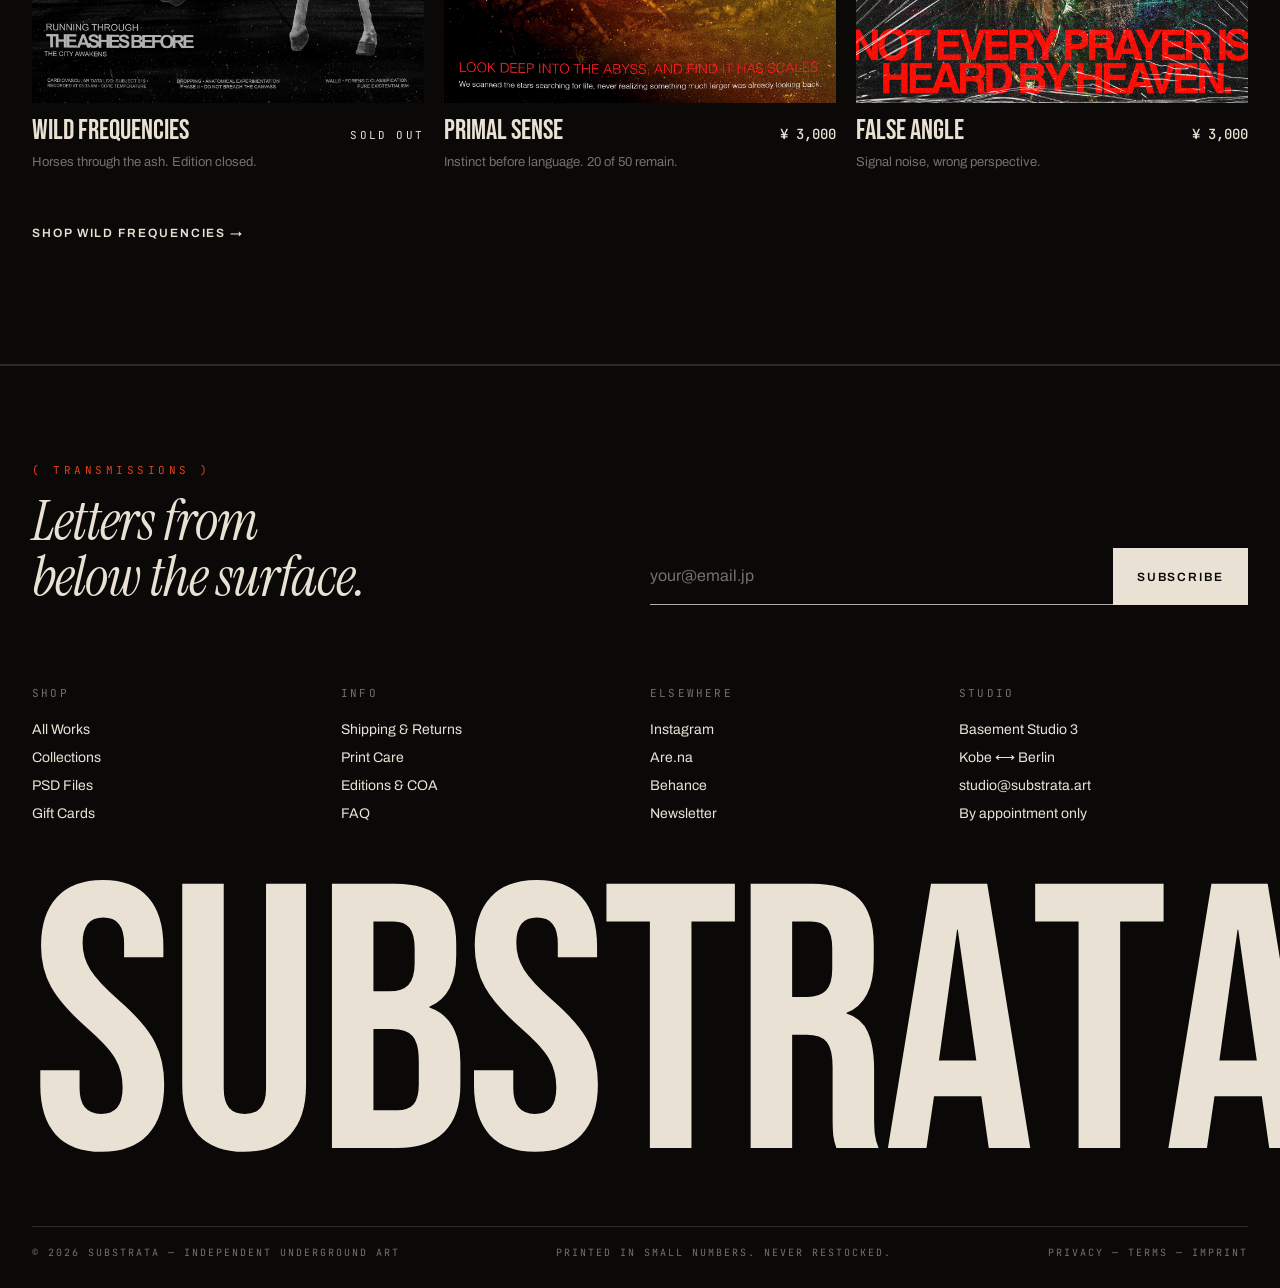
<file: collections.html>
<!DOCTYPE html>
<html lang="en">
<head>
  <meta charset="UTF-8">
  <meta name="viewport" content="width=device-width, initial-scale=1">
  <title data-i18n>Collections — SUBSTRATA</title>
  <meta name="description" content="SUBSTRATA — independent underground art posters. A4 framed prints and PSD files, printed in small numbers in Kobe.">
  <link rel="preconnect" href="https://fonts.googleapis.com">
  <link rel="preconnect" href="https://fonts.gstatic.com" crossorigin>
  <link href="https://fonts.googleapis.com/css2?family=Archivo:wght@400;500;600&family=Bebas+Neue&family=Instrument+Serif:ital@0;1&family=JetBrains+Mono:wght@400;500&family=Noto+Sans+JP:wght@400;500;700;900&family=Noto+Serif+JP:wght@400;500&display=swap" rel="stylesheet">
  <link rel="stylesheet" href="css/style.css">
</head>
<body data-page="collections">
<main>
  <section class="page-head">
    <div class="crumbs"><a href="index.html">SUBSTRATA</a> / <span data-i18n>Collections</span></div>
    <div class="page-head-row">
      <h1 class="display d-mega" data-i18n>Chapters</h1>
      <p class="lead fog" style="margin:0" data-i18n>The archive in four chapters. Each one a different way of looking at the body until it looks back.</p>
    </div>
  </section>
  <nav class="chapter-index" id="chapter-index" aria-label="Chapters"></nav>
  <div id="chapters"></div>
</main>

  <script src="js/i18n.js"></script>
  <script src="js/data.js"></script>
  <script src="js/main.js"></script>
</body>
</html>
</file>
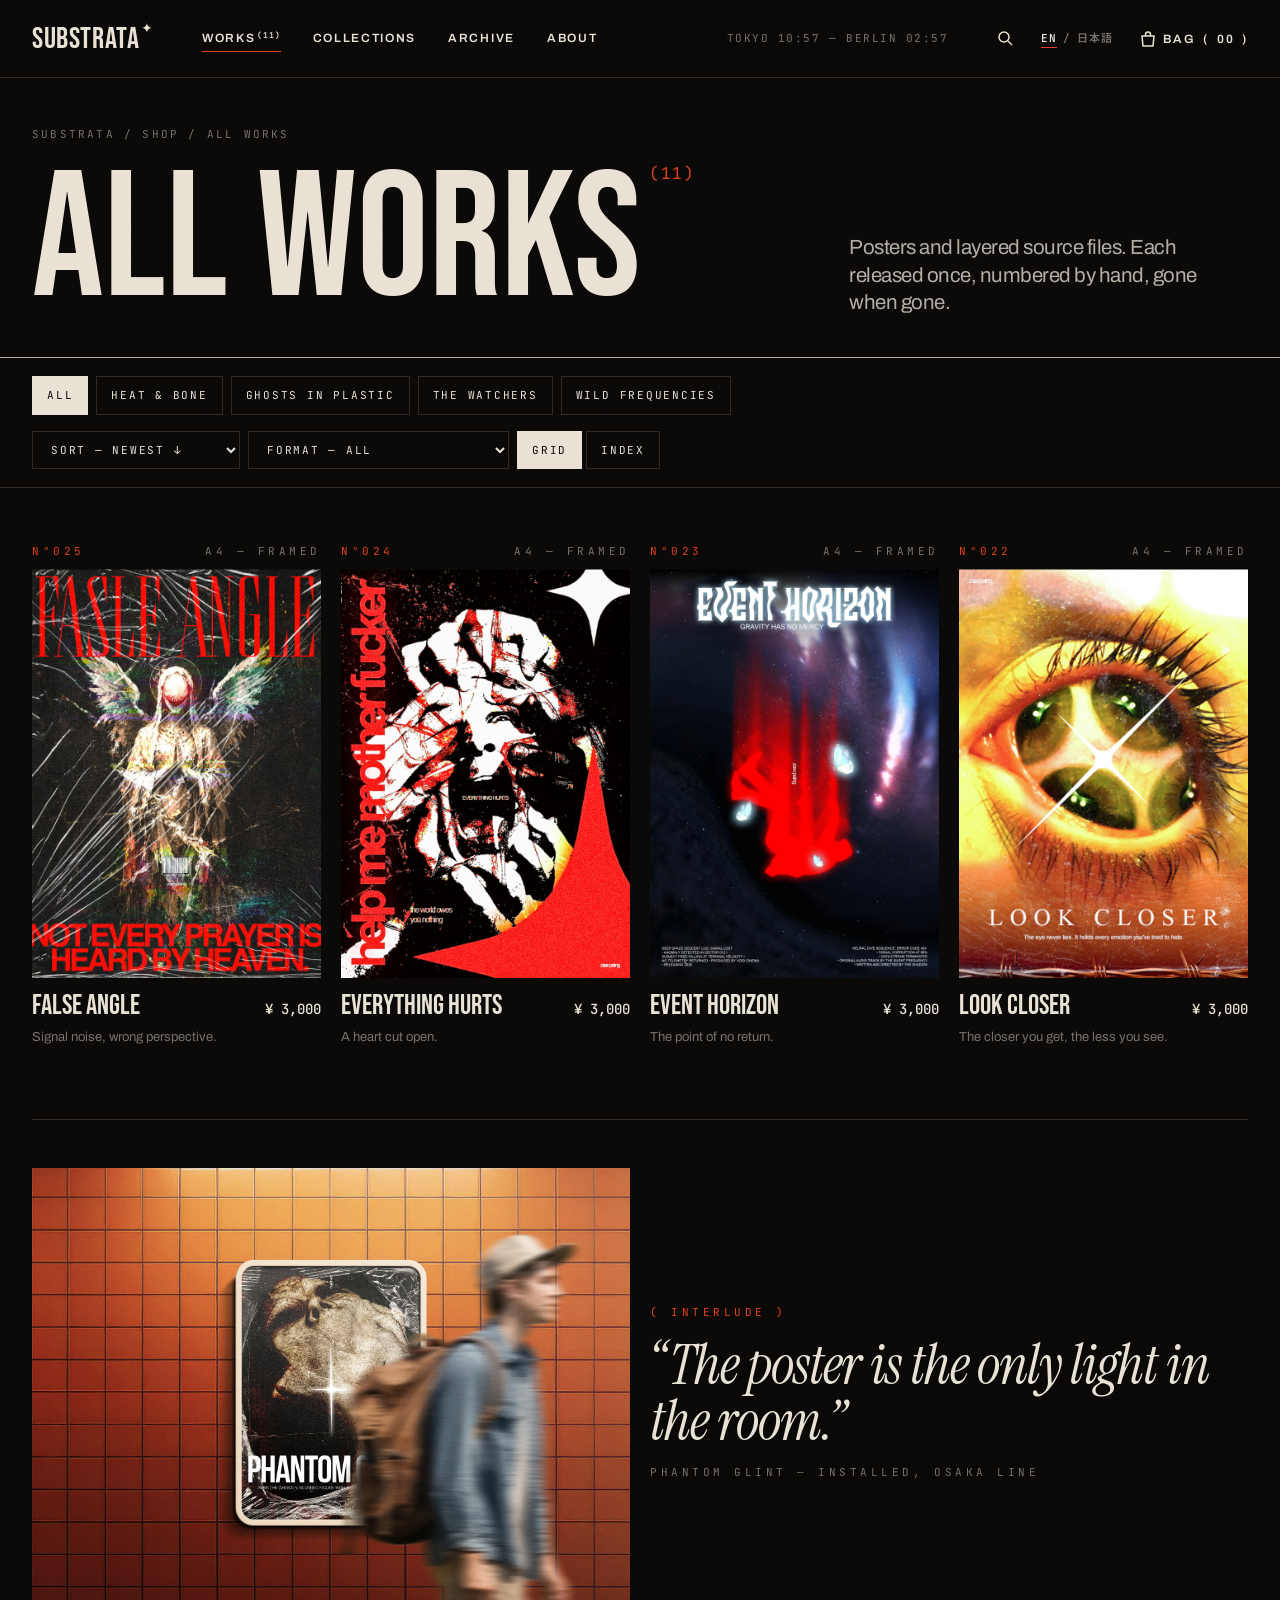
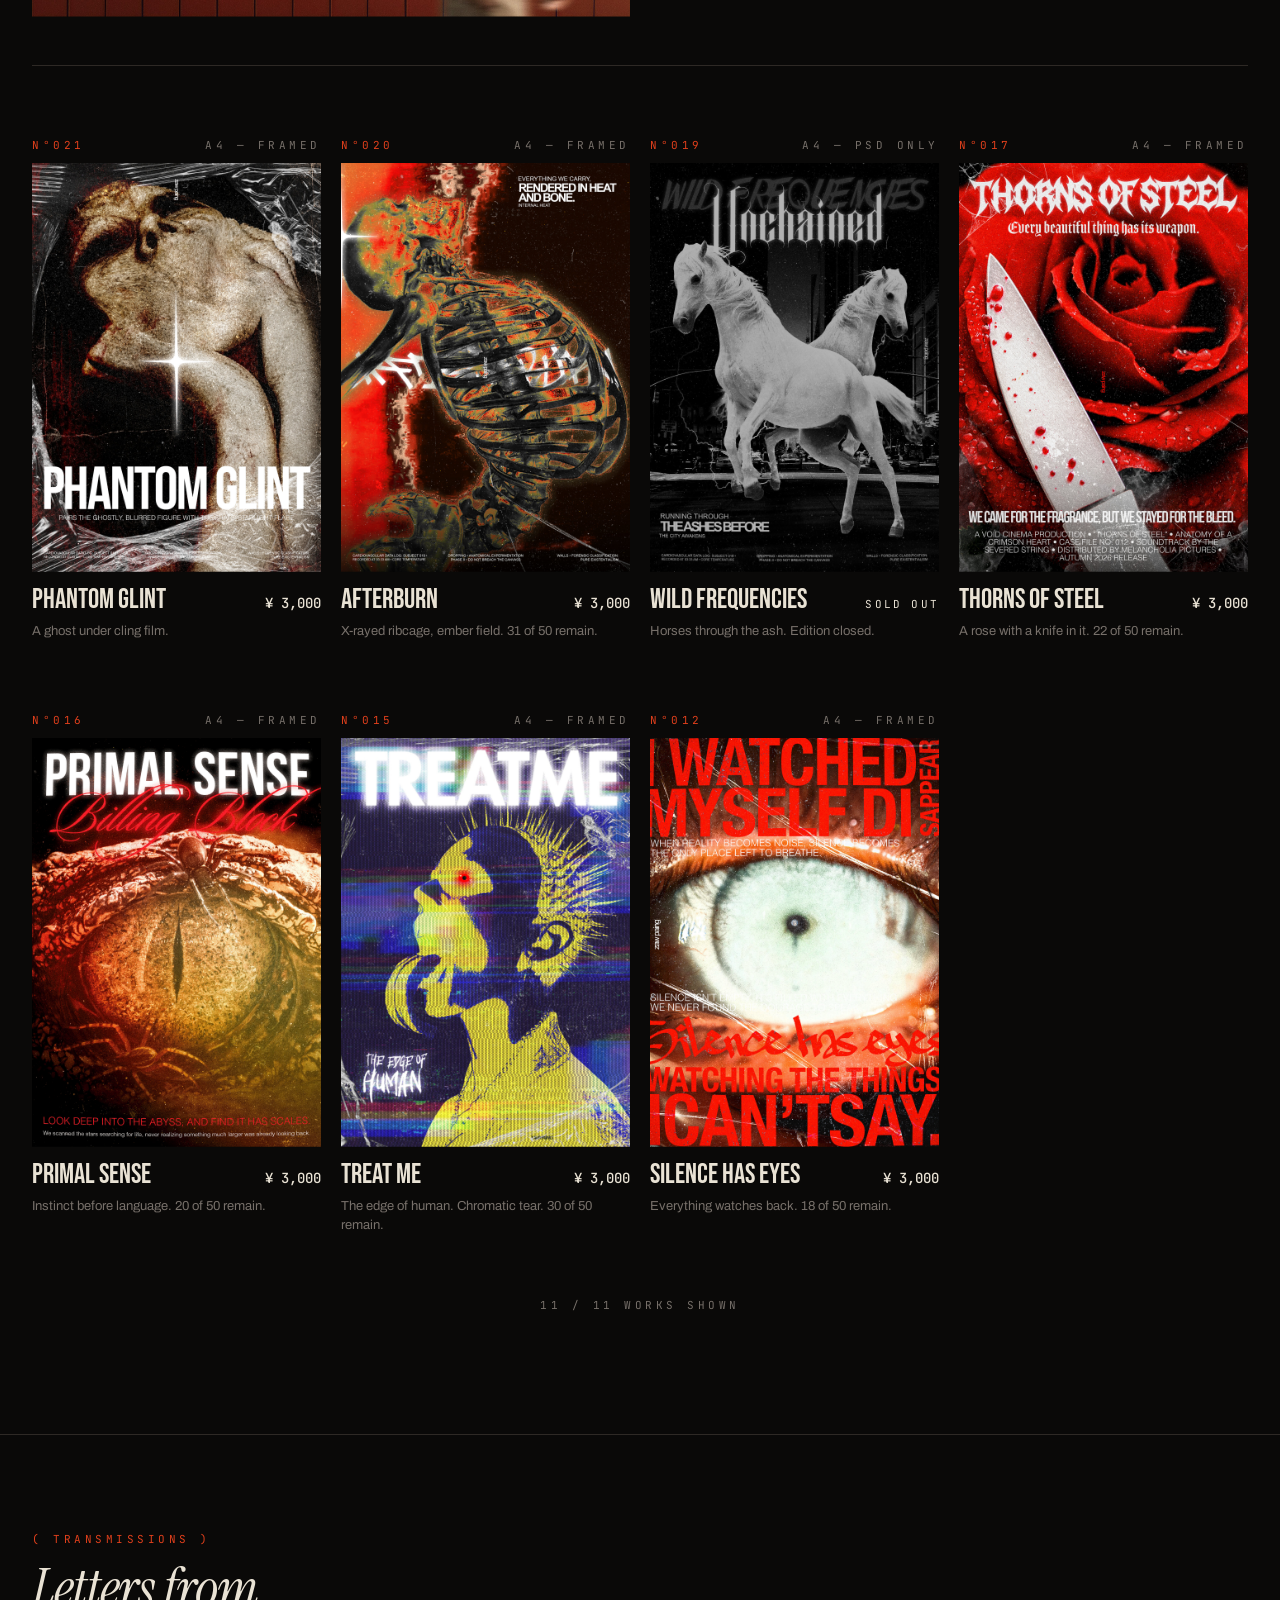
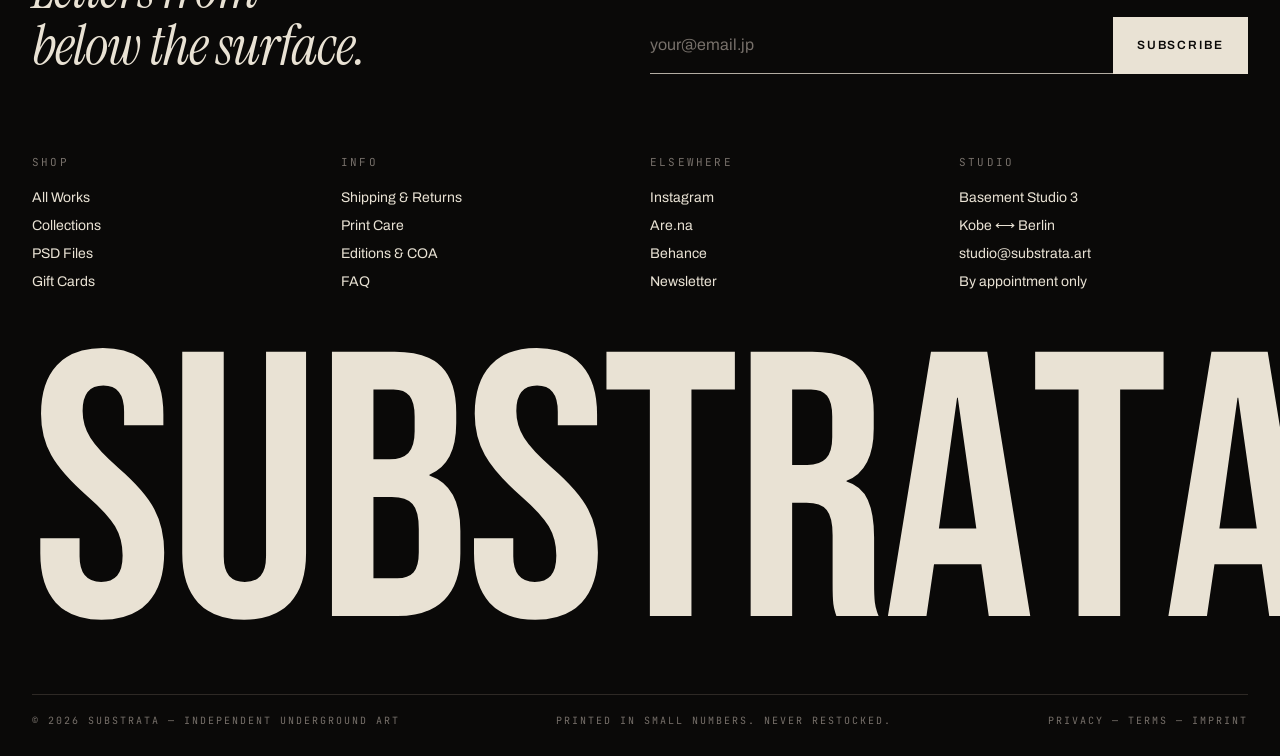
<file: shop.html>
<!DOCTYPE html>
<html lang="en">
<head>
  <meta charset="UTF-8">
  <meta name="viewport" content="width=device-width, initial-scale=1">
  <title data-i18n>All Works — SUBSTRATA</title>
  <meta name="description" content="SUBSTRATA — independent underground art posters. A4 framed prints and PSD files, printed in small numbers in Kobe.">
  <link rel="preconnect" href="https://fonts.googleapis.com">
  <link rel="preconnect" href="https://fonts.gstatic.com" crossorigin>
  <link href="https://fonts.googleapis.com/css2?family=Archivo:wght@400;500;600&family=Bebas+Neue&family=Instrument+Serif:ital@0;1&family=JetBrains+Mono:wght@400;500&family=Noto+Sans+JP:wght@400;500;700;900&family=Noto+Serif+JP:wght@400;500&display=swap" rel="stylesheet">
  <link rel="stylesheet" href="css/style.css">
</head>
<body data-page="shop">
<main>
  <section class="page-head">
    <div class="crumbs"><a href="index.html">SUBSTRATA</a> / <span data-i18n>Shop / All works</span></div>
    <div class="page-head-row">
      <h1 class="display d-xl"><span data-i18n>All works</span><sup id="count"></sup></h1>
      <p class="lead fog" style="margin:0" data-i18n>Posters and layered source files. Each released once, numbered by hand, gone when gone.</p>
    </div>
  </section>

  <div class="toolbar">
    <div class="chips" id="chips"></div>
    <div style="display:flex;gap:8px;align-items:center;flex-wrap:wrap">
      <select class="select" id="sort" aria-label="Sort">
        <option value="newest" data-i18n>Sort — Newest ↓</option>
        <option value="oldest" data-i18n>Sort — Oldest ↑</option>
        <option value="name" data-i18n>Sort — A → Z</option>
        <option value="scarce" data-i18n>Sort — Fewest left</option>
      </select>
      <select class="select" id="format" aria-label="Format">
        <option value="all" data-i18n>Format — All</option>
        <option value="print" data-i18n>Format — Prints in stock</option>
        <option value="psd" data-i18n>Format — PSD files</option>
      </select>
      <div class="view-toggle">
        <button class="chip" data-view="grid" data-i18n>Grid</button>
        <button class="chip" data-view="index" data-i18n>Index</button>
      </div>
    </div>
  </div>

  <section class="shop-grid">
    <div id="results" class="grid cols-4"></div>
    <div class="mono muted" id="shown" style="margin-top:64px;text-align:center"></div>
  </section>
</main>

  <script src="js/i18n.js"></script>
  <script src="js/data.js"></script>
  <script src="js/main.js"></script>
</body>
</html>
</file>
<file: css/style.css>
/* =========================================================
   SUBSTRATA — poster shop
   Design tokens from the Figma "DS / Foundations" page
   ========================================================= */
:root {
  /* colour */
  --void: #0a0908;
  --soot: #141210;
  --char: #1e1b18;
  --ash: #2e2925;
  --smoke: #77706a;
  --fog: #b3aca2;
  --bone: #e9e2d4;
  --paper: #f4f0e8;
  --ember: #e2401c;
  --flare: #ff6a2b;
  --blood: #6e120e;

  /* type */
  --f-display: "Bebas Neue", Impact, sans-serif;
  --f-sans: "Archivo", "Helvetica Neue", Arial, sans-serif;
  --f-serif: "Instrument Serif", Georgia, serif;
  --f-mono: "JetBrains Mono", ui-monospace, monospace;

  /* layout */
  --margin: 32px;
  --gutter: 20px;
  --header-h: 78px;
}

*, *::before, *::after { box-sizing: border-box; }
html { -webkit-text-size-adjust: 100%; scroll-behavior: smooth; }
body {
  margin: 0;
  background: var(--void);
  color: var(--bone);
  font: 400 16px/1.5 var(--f-sans);
  -webkit-font-smoothing: antialiased;
}
img { display: block; max-width: 100%; }
a { color: inherit; text-decoration: none; }
button, input, select, textarea { font: inherit; color: inherit; }
button { cursor: pointer; background: none; border: 0; padding: 0; }
::selection { background: var(--ember); color: var(--void); }

/* ---------- type helpers ---------- */
.display { font-family: var(--f-display); font-weight: 400; line-height: .86; letter-spacing: 0; text-transform: uppercase; margin: 0; }
.d-mega { font-size: clamp(96px, 22vw, 320px); line-height: .82; letter-spacing: -1px; }
.d-xl   { font-size: clamp(72px, 14vw, 200px); line-height: .84; }
.d-l    { font-size: clamp(56px, 8.4vw, 120px); }
.d-m    { font-size: clamp(40px, 5vw, 72px); line-height: .9; }
.d-s    { font-size: clamp(28px, 3.4vw, 48px); line-height: .92; }
.d-xs   { font-size: 28px; line-height: 1; }
.serif  { font-family: var(--f-serif); font-style: italic; font-weight: 400; letter-spacing: -.5px; }
.serif-l { font-size: clamp(36px, 4.4vw, 64px); line-height: 1; letter-spacing: -1px; }
.serif-m { font-size: clamp(22px, 2.2vw, 32px); line-height: 1.1; }
.mono   { font-family: var(--f-mono); font-size: 11px; letter-spacing: .32em; text-transform: uppercase; line-height: 1.4; }
.price  { font-family: var(--f-mono); font-weight: 500; font-size: 14px; letter-spacing: 0; white-space: nowrap; }
.label  { font: 600 12px/1.2 var(--f-sans); letter-spacing: .16em; text-transform: uppercase; }
.lead   { font-size: clamp(18px, 1.6vw, 22px); line-height: 1.35; letter-spacing: -.5px; }
.small  { font-size: 13px; line-height: 1.45; }
.muted  { color: var(--smoke); }
.fog    { color: var(--fog); }
.ember  { color: var(--ember); }

/* ---------- layout ---------- */
.wrap { padding-left: var(--margin); padding-right: var(--margin); }
.section { padding-top: 120px; padding-bottom: 120px; }
.section-head {
  display: flex; align-items: flex-end; justify-content: space-between; gap: 20px;
  border-bottom: 1px solid var(--fog); padding-bottom: 20px; margin-bottom: 56px;
}
.section-head .eyebrow { display: block; margin-bottom: 6px; }
.eyebrow { font-family: var(--f-mono); font-size: 11px; letter-spacing: .32em; text-transform: uppercase; color: var(--ember); }
.link-arrow { font: 600 12px/1.2 var(--f-sans); letter-spacing: .16em; text-transform: uppercase; white-space: nowrap; }
.link-arrow:hover { color: var(--ember); }
hr.rule { border: 0; border-top: 1px solid var(--ash); margin: 0; }

/* ---------- buttons ---------- */
.btn {
  display: inline-flex; align-items: center; justify-content: space-between; gap: 32px;
  height: 68px; padding: 0 32px;
  font: 600 13px/1 var(--f-sans); letter-spacing: .16em; text-transform: uppercase;
  border: 1px solid var(--bone); transition: background .2s, color .2s, border-color .2s;
}
.btn .arrow { font-size: 18px; letter-spacing: 0; }
.btn-ember { background: var(--ember); border-color: var(--ember); color: var(--void); }
.btn-ember:hover { background: var(--flare); border-color: var(--flare); }
.btn-ghost:hover { background: var(--bone); color: var(--void); }
.btn-bone { background: var(--bone); color: var(--void); }
.btn-bone:hover { background: var(--ember); border-color: var(--ember); }
.btn-block { width: 100%; }
.btn[disabled] { opacity: .4; pointer-events: none; }
.tag {
  display: inline-flex; align-items: center; gap: 8px;
  border: 1px solid var(--ember); color: var(--ember);
  padding: 6px 10px; font-family: var(--f-mono); font-size: 10px; letter-spacing: .2em; text-transform: uppercase;
}
.tag::before { content: ""; width: 6px; height: 6px; border-radius: 50%; background: currentColor; }
.tag.sold { border-color: var(--smoke); color: var(--smoke); }

/* ---------- header ---------- */
.site-header {
  position: sticky; top: 0; z-index: 50;
  height: var(--header-h);
  display: grid; grid-template-columns: auto 1fr auto auto; align-items: center; gap: 48px;
  padding: 0 var(--margin);
  background: rgba(10, 9, 8, .92); backdrop-filter: blur(8px);
  border-bottom: 1px solid var(--ash);
}
.logo { font-family: var(--f-display); font-size: 30px; letter-spacing: .02em; line-height: 1; }
.logo sup { font-size: 14px; margin-left: 2px; vertical-align: top; position: relative; top: -2px; }
.nav { display: flex; gap: 32px; }
.nav a { font: 600 12px/1 var(--f-sans); letter-spacing: .14em; text-transform: uppercase; padding: 6px 0; border-bottom: 1px solid transparent; }
.nav a sup { font-family: var(--f-mono); font-size: 8px; letter-spacing: .1em; margin-left: 2px; }
.nav a:hover, .nav a.active { border-bottom-color: var(--ember); }
.clock { font-family: var(--f-mono); font-size: 11px; letter-spacing: .14em; color: var(--smoke); text-transform: uppercase; justify-self: center; }
.header-tools { display: flex; align-items: center; gap: 28px; font: 600 12px/1 var(--f-sans); letter-spacing: .14em; text-transform: uppercase; }
.header-tools .lang { font-family: var(--f-mono); font-weight: 400; color: var(--fog); }
.bag-link { white-space: nowrap; display: inline-flex; align-items: center; gap: 8px; }
.bag-link:hover { color: var(--ember); }
.menu-btn { display: none; }

/* mobile menu */
.mobile-menu {
  position: fixed; inset: var(--header-h) 0 0 0; z-index: 49;
  background: var(--void); padding: 24px 20px 40px;
  display: flex; flex-direction: column; justify-content: space-between;
  transform: translateY(-8px); opacity: 0; pointer-events: none; transition: opacity .2s, transform .2s;
}
.mobile-menu.open { opacity: 1; transform: none; pointer-events: auto; }
.mobile-menu nav a { display: flex; justify-content: space-between; align-items: baseline; padding: 14px 0; border-bottom: 1px solid var(--ash); font-family: var(--f-display); font-size: 56px; line-height: .9; }
.mobile-menu nav a span { font-family: var(--f-mono); font-size: 11px; letter-spacing: .2em; color: var(--smoke); }

/* ---------- marquee ---------- */
.marquee { overflow: hidden; border-top: 1px solid var(--ash); border-bottom: 1px solid var(--ash); background: var(--ember); color: var(--void); }
.marquee-track { display: flex; width: max-content; animation: marquee 40s linear infinite; }
.marquee-track span { font-family: var(--f-display); font-size: 30px; line-height: 60px; padding-right: 48px; white-space: nowrap; }
@keyframes marquee { to { transform: translateX(-50%); } }

/* ---------- hero ---------- */
.hero { position: relative; height: clamp(720px, calc(100vh - var(--header-h)), 940px); overflow: hidden; padding: 0 var(--margin); }
.hero-poster {
  position: absolute; left: 34.7%; top: 16px; width: 41.7%; aspect-ratio: 707 / 1000; max-height: calc(100% - 32px);
  object-fit: cover; z-index: 1;
}
.hero-word { position: absolute; z-index: 2; font-size: clamp(120px, 23vw, 330px); pointer-events: none; }
.hero-word.after { left: 18px; top: 4%; color: var(--bone); mix-blend-mode: difference; }
.hero-word.burn { right: 18px; top: 40%; color: var(--ember); }
.hero-tagline { position: absolute; right: var(--margin); top: 15%; z-index: 3; max-width: 260px; font-size: 28px; }
.hero-info { position: absolute; left: var(--margin); bottom: 26%; z-index: 3; max-width: 380px; }
.hero-info p { margin: 12px 0 18px; font-size: 16px; line-height: 1.5; }
.hero-ctas { position: absolute; left: var(--margin); bottom: 6%; z-index: 3; display: flex; gap: 12px; }
.hero-ctas .btn { min-width: 270px; }
.hero-log { position: absolute; right: var(--margin); bottom: 7%; z-index: 3; text-align: right; color: var(--smoke); font-family: var(--f-mono); font-size: 11px; letter-spacing: .14em; line-height: 2; text-transform: uppercase; }

/* ---------- manifesto ---------- */
.manifesto { display: grid; grid-template-columns: 1fr 2fr; gap: var(--gutter); }
.manifesto p.big { font-family: var(--f-display); font-size: clamp(40px, 5.6vw, 80px); line-height: .95; text-transform: uppercase; margin: 0; }
.manifesto p.big em { font-family: var(--f-serif); font-style: italic; text-transform: none; color: var(--ember); font-size: .9em; }
.stats { display: grid; grid-template-columns: repeat(4, 1fr); border-top: 1px solid var(--ash); margin-top: 96px; }
.stat { padding: 28px 20px 0 0; border-right: 1px solid var(--ash); }
.stat + .stat { padding-left: 20px; }
.stat:last-child { border-right: 0; }
.stat .display { font-size: clamp(64px, 8.4vw, 120px); }

/* ---------- product cards ---------- */
.grid { display: grid; grid-template-columns: repeat(3, 1fr); gap: 72px var(--gutter); }
.grid.cols-4 { grid-template-columns: repeat(4, 1fr); }
.card { display: block; position: relative; }
.card-meta { display: flex; justify-content: space-between; margin-bottom: 10px; color: var(--smoke); }
.card-meta .num { color: var(--ember); }
.card-img { position: relative; overflow: hidden; background: var(--soot); aspect-ratio: 707 / 1000; }
.card-img img { width: 100%; height: 100%; object-fit: cover; transition: transform .6s cubic-bezier(.2,.7,.2,1), filter .4s; }
.card:hover .card-img img { transform: scale(1.04); }
.card.is-sold .card-img img { filter: grayscale(1) brightness(.7); }
.card-quick {
  position: absolute; left: 12px; right: 12px; bottom: 12px;
  display: flex; justify-content: space-between; align-items: center;
  height: 48px; padding: 0 16px; background: var(--ember); color: var(--void);
  font: 600 12px/1 var(--f-sans); letter-spacing: .16em; text-transform: uppercase;
  opacity: 0; transform: translateY(8px); transition: opacity .2s, transform .2s;
}
.card:hover .card-quick { opacity: 1; transform: none; }
.card-quick:hover { background: var(--flare); }
.card-row { display: flex; justify-content: space-between; align-items: baseline; gap: 12px; margin-top: 14px; }
.card-row .display { font-size: 28px; line-height: 1; }
.card:hover .card-row .display { color: var(--ember); }
.card p { margin: 8px 0 0; }
.sold-label { font-family: var(--f-mono); font-size: 11px; letter-spacing: .2em; color: var(--bone); }

/* selected works — staggered */
.selected { display: grid; grid-template-columns: 1.3fr 1fr 1fr; gap: 0 var(--gutter); align-items: start; }
.selected .col { display: flex; flex-direction: column; gap: 96px; }
.selected .col-2 { padding-top: 180px; }
.selected .col-3 { padding-top: 90px; }
.feature-title { font-size: clamp(64px, 7.5vw, 104px); margin-top: 16px; }

/* ---------- featured collection ---------- */
.collection-band { position: relative; min-height: 900px; overflow: hidden; display: flex; align-items: flex-end; }
.collection-band > img { position: absolute; inset: 0; width: 100%; height: 100%; object-fit: cover; filter: brightness(.55); }
.collection-band .inner { position: relative; width: 100%; padding: 0 var(--margin) 64px; display: grid; grid-template-columns: 2fr 1fr; gap: var(--gutter); align-items: end; }

/* ---------- in the wild (slider) ---------- */
.wild-track { display: flex; gap: var(--gutter); overflow-x: auto; scroll-snap-type: x mandatory; scrollbar-width: none; }
.wild-track::-webkit-scrollbar { display: none; }
.wild-track figure { margin: 0; flex: 0 0 min(72vw, 820px); scroll-snap-align: start; }
.wild-track img { width: 100%; aspect-ratio: 4/3; object-fit: cover; }
.wild-track figcaption { margin-top: 12px; color: var(--smoke); }
.slider-nav { display: flex; gap: 16px; align-items: center; font-family: var(--f-mono); font-size: 12px; letter-spacing: .14em; }
.slider-nav button { font-size: 18px; padding: 4px 8px; }
.slider-nav button:hover { color: var(--ember); }

/* ---------- archive index table ---------- */
.archive { position: relative; }
.archive-row {
  display: grid; grid-template-columns: 80px 1fr 120px 80px 80px 120px 110px; align-items: center; gap: 12px;
  height: 74px; border-bottom: 1px solid var(--ash); padding: 0 12px 0 0;
  font-family: var(--f-mono); font-size: 11px; letter-spacing: .14em; color: var(--fog); text-transform: uppercase;
  transition: background .15s, color .15s, padding .15s;
}
.archive-row .title { font-family: var(--f-display); font-size: clamp(28px, 2.6vw, 38px); letter-spacing: 0; color: var(--bone); }
.archive-row .p { text-align: right; color: var(--bone); font-size: 13px; letter-spacing: 0; }
.archive-row .sold { color: var(--ember); }
.archive-row:hover { background: var(--ember); color: var(--void); padding-left: 12px; }
.archive-row:hover .title, .archive-row:hover .p, .archive-row:hover .sold { color: var(--void); }
.archive-preview { position: fixed; width: 200px; aspect-ratio: 707/1000; object-fit: cover; pointer-events: none; z-index: 40; opacity: 0; transition: opacity .15s; transform: translate(-50%, -50%) rotate(3deg); }
.archive-preview.show { opacity: 1; }

/* ---------- footer ---------- */
.site-footer { border-top: 1px solid var(--ash); padding: 96px var(--margin) 28px; overflow: hidden; }
.footer-top { display: grid; grid-template-columns: 1fr 1fr; gap: var(--gutter); align-items: end; margin-bottom: 80px; }
.newsletter { display: flex; }
.newsletter input { flex: 1; min-width: 0; background: none; border: 0; border-bottom: 1px solid var(--fog); padding: 16px 0; outline: none; }
.newsletter input::placeholder { color: var(--smoke); }
.newsletter button { background: var(--bone); color: var(--void); padding: 0 24px; font: 600 12px/1 var(--f-sans); letter-spacing: .16em; text-transform: uppercase; }
.newsletter button:hover { background: var(--ember); }
.footer-cols { display: grid; grid-template-columns: repeat(4, 1fr); gap: var(--gutter); }
.footer-cols h4 { margin: 0 0 14px; font-family: var(--f-mono); font-weight: 400; font-size: 11px; letter-spacing: .2em; color: var(--smoke); }
.footer-cols a, .footer-cols span { display: block; font-size: 14px; line-height: 2; }
.footer-cols a:hover { color: var(--ember); }
.footer-word { font-family: var(--f-display); font-size: 29.5vw; line-height: .8; text-align: center; margin: 56px 0 40px; letter-spacing: -.01em; white-space: nowrap; }
.footer-bottom { display: flex; justify-content: space-between; gap: 20px; border-top: 1px solid var(--ash); padding-top: 18px; color: var(--smoke); font-family: var(--f-mono); font-size: 10px; letter-spacing: .2em; text-transform: uppercase; }

/* ---------- page heads ---------- */
.page-head { padding: 48px var(--margin) 40px; border-bottom: 1px solid var(--fog); }
.crumbs { font-family: var(--f-mono); font-size: 11px; letter-spacing: .2em; color: var(--smoke); text-transform: uppercase; }
.crumbs a:hover { color: var(--ember); }
.page-head h1 sup { font-family: var(--f-mono); font-size: 16px; letter-spacing: .1em; color: var(--ember); vertical-align: top; margin-left: 8px; }
.page-head-row { display: grid; grid-template-columns: 2fr 1fr; gap: var(--gutter); align-items: end; margin-top: 24px; }

/* ---------- shop toolbar ---------- */
.toolbar { display: flex; flex-wrap: wrap; justify-content: space-between; align-items: center; gap: 16px; padding: 18px var(--margin); border-bottom: 1px solid var(--ash); position: sticky; top: var(--header-h); background: var(--void); z-index: 10; }
.chips { display: flex; flex-wrap: wrap; gap: 8px; }
.chip { border: 1px solid var(--ash); padding: 10px 14px; font-family: var(--f-mono); font-size: 11px; letter-spacing: .16em; text-transform: uppercase; }
.chip:hover { border-color: var(--fog); }
.chip.active { background: var(--bone); color: var(--void); border-color: var(--bone); }
.select { background: var(--void); border: 1px solid var(--ash); padding: 10px 14px; font-family: var(--f-mono); font-size: 11px; letter-spacing: .16em; text-transform: uppercase; }
.view-toggle { display: flex; gap: 4px; }
.shop-grid { padding: 56px var(--margin) 120px; }
.interlude { grid-column: 1 / -1; display: grid; grid-template-columns: 1fr 1fr; gap: var(--gutter); align-items: center; padding: 48px 0; border-top: 1px solid var(--ash); border-bottom: 1px solid var(--ash); }
.interlude img { width: 100%; aspect-ratio: 4/3; object-fit: cover; }
.empty-note { grid-column: 1/-1; padding: 80px 0; text-align: center; color: var(--smoke); }

/* ---------- product page ---------- */
.pdp { display: grid; grid-template-columns: 1.6fr 1fr; gap: 0; border-bottom: 1px solid var(--ash); }
.pdp-gallery { display: grid; grid-template-columns: 1fr 1fr; gap: 4px; padding: 4px; }
.pdp-gallery img { width: 100%; height: 100%; object-fit: cover; cursor: zoom-in; background: var(--soot); }
.pdp-gallery .full { grid-column: 1 / -1; }
.pdp-gallery .full img { aspect-ratio: 707/1000; }
.pdp-gallery .half img { aspect-ratio: 1/1; }
.pdp-info { position: sticky; top: var(--header-h); align-self: start; padding: 40px var(--margin); border-left: 1px solid var(--ash); }
.pdp-info h1 { font-size: clamp(80px, 9vw, 136px); margin: 14px 0 18px; }
.pdp-price { display: flex; justify-content: space-between; align-items: center; margin-bottom: 18px; }
.pdp-price .price { font-size: 32px; font-family: var(--f-sans); font-weight: 400; letter-spacing: -.5px; }
.opt-label { display: flex; justify-content: space-between; margin: 28px 0 10px; }
.opt-group { display: grid; grid-template-columns: repeat(2, 1fr); gap: 6px; }
.opt-group.three { grid-template-columns: repeat(3, 1fr); }
.opt { text-align: left; border: 1px solid var(--ash); padding: 12px 14px; transition: border-color .15s; }
.opt b { display: block; font: 600 12px/1.2 var(--f-sans); letter-spacing: .14em; text-transform: uppercase; }
.opt span { display: block; margin-top: 4px; font-family: var(--f-mono); font-size: 10px; letter-spacing: .1em; color: var(--smoke); }
.opt:hover { border-color: var(--fog); }
.opt.active { border-color: var(--bone); background: var(--char); }
.opt[disabled] { opacity: .35; pointer-events: none; }
.buy-row { display: grid; grid-template-columns: 140px 1fr; gap: 8px; margin-top: 28px; }
.qty { display: flex; align-items: center; justify-content: space-between; border: 1px solid var(--ash); height: 68px; padding: 0 8px; }
.qty button { width: 36px; height: 36px; font-size: 18px; }
.qty button:hover { color: var(--ember); }
.qty span { font-family: var(--f-mono); }
.pdp-sub { display: flex; justify-content: space-between; margin-top: 14px; }
.accordion { margin-top: 32px; border-top: 1px solid var(--ash); }
.accordion details { border-bottom: 1px solid var(--ash); }
.accordion summary { list-style: none; display: flex; justify-content: space-between; padding: 18px 0; cursor: pointer; font: 600 12px/1.2 var(--f-sans); letter-spacing: .14em; text-transform: uppercase; }
.accordion summary::-webkit-details-marker { display: none; }
.accordion summary::after { content: "+"; font-size: 16px; }
.accordion details[open] summary::after { content: "−"; }
.accordion details p { margin: 0 0 20px; color: var(--fog); font-size: 14px; }
.spec-strip { display: grid; grid-template-columns: repeat(6, 1fr); border-bottom: 1px solid var(--ash); }
.spec-strip div { padding: 24px var(--margin) 28px; border-right: 1px solid var(--ash); }
.spec-strip div:last-child { border-right: 0; }
.spec-strip .display { font-size: clamp(28px, 2.8vw, 40px); margin-top: 8px; }
.quote-block { display: grid; grid-template-columns: 1fr 3fr; gap: var(--gutter); }
.quote-block blockquote { margin: 0; }
.quote-detail { display: grid; grid-template-columns: 1fr 1fr; gap: var(--gutter); margin-top: 72px; max-width: 760px; }

/* lightbox */
.lightbox { position: fixed; inset: 0; z-index: 100; background: rgba(10,9,8,.96); display: none; align-items: center; justify-content: center; padding: 32px; cursor: zoom-out; }
.lightbox.open { display: flex; }
.lightbox img { max-height: 100%; max-width: 100%; object-fit: contain; }

/* ---------- collections ---------- */
.chapter-index { display: grid; grid-template-columns: repeat(4, 1fr); border-bottom: 1px solid var(--ash); }
.chapter-index a { padding: 28px var(--margin); border-right: 1px solid var(--ash); }
.chapter-index a:last-child { border-right: 0; }
.chapter-index a:hover { background: var(--ember); color: var(--void); }
.chapter-index a:hover .muted { color: var(--void); }
.chapter { padding: 120px var(--margin); border-bottom: 1px solid var(--ash); }
.chapter-head { display: grid; grid-template-columns: 2fr 1fr; gap: var(--gutter); align-items: end; margin-bottom: 56px; }
.chapter-hero { display: grid; grid-template-columns: 1.4fr 1fr; gap: var(--gutter); margin-bottom: 72px; }
.chapter-hero img { width: 100%; height: 100%; object-fit: cover; aspect-ratio: 707/1000; }
.chapter-hero .stack { display: grid; gap: var(--gutter); }

/* ---------- about ---------- */
.about-hero { padding: 64px var(--margin) 96px; border-bottom: 1px solid var(--ash); }
.about-hero .row { display: grid; grid-template-columns: 1fr 1fr; gap: var(--gutter); margin-top: 48px; align-items: end; }
.timeline { border-top: 1px solid var(--ash); }
.timeline-row { display: grid; grid-template-columns: 200px 1fr; gap: var(--gutter); padding: 24px 0; border-bottom: 1px solid var(--ash); align-items: baseline; }
.timeline-row:hover .display { color: var(--ember); }
.method { display: grid; grid-template-columns: repeat(4, 1fr); border-top: 1px solid var(--ash); }
.method div { padding: 32px 24px 48px 0; border-right: 1px solid var(--ash); }
.method div + div { padding-left: 24px; }
.method div:last-child { border-right: 0; }
.method .roman { font-family: var(--f-serif); font-style: italic; font-size: 64px; color: var(--ember); line-height: 1; }

/* ---------- cart ---------- */
.cart-layout { display: grid; grid-template-columns: 2fr 1fr; gap: 64px; padding: 48px var(--margin) 120px; }
.cart-head { display: grid; grid-template-columns: 3fr 1fr 1fr 1fr; padding-bottom: 12px; border-bottom: 1px solid var(--fog); color: var(--smoke); }
.cart-item { display: grid; grid-template-columns: 3fr 1fr 1fr 1fr; align-items: center; padding: 24px 0; border-bottom: 1px solid var(--ash); gap: 12px; }
.cart-item .work { display: flex; gap: 20px; align-items: center; }
.cart-item img { width: 110px; aspect-ratio: 707/1000; object-fit: cover; }
.cart-item .display { font-size: 32px; }
.cart-item .remove { margin-top: 10px; font-family: var(--f-mono); font-size: 10px; letter-spacing: .2em; color: var(--smoke); text-transform: uppercase; }
.cart-item .remove:hover { color: var(--ember); }
.cart-item .qty { height: 44px; width: 120px; }
.cart-item .line { text-align: right; }
.upsell { display: flex; justify-content: space-between; align-items: center; gap: 20px; margin-top: 24px; padding: 20px; border: 1px dashed var(--ember); }
.gift { display: flex; gap: 12px; align-items: center; margin-top: 24px; font-family: var(--f-mono); font-size: 11px; letter-spacing: .16em; color: var(--fog); cursor: pointer; }
.gift input { accent-color: var(--ember); width: 16px; height: 16px; }
.gift-note { width: 100%; margin-top: 12px; background: var(--soot); border: 1px solid var(--ash); padding: 14px; min-height: 90px; display: none; }
.gift-note.show { display: block; }
.summary { position: sticky; top: calc(var(--header-h) + 24px); align-self: start; background: var(--soot); border: 1px solid var(--ash); padding: 28px; }
.sum-row { display: flex; justify-content: space-between; padding: 10px 0; font-size: 14px; }
.sum-row.total { border-top: 1px solid var(--fog); margin-top: 12px; padding-top: 18px; align-items: baseline; }
.sum-row.total .price { font-size: 28px; }
.promo { display: flex; margin: 18px 0; }
.promo input { flex: 1; min-width: 0; background: none; border: 1px solid var(--ash); padding: 12px; font-family: var(--f-mono); font-size: 12px; letter-spacing: .1em; text-transform: uppercase; }
.promo button { border: 1px solid var(--ash); border-left: 0; padding: 0 16px; font: 600 11px/1 var(--f-sans); letter-spacing: .16em; }
.promo button:hover { background: var(--bone); color: var(--void); }
.assure { list-style: none; padding: 0; margin: 20px 0 0; font-size: 13px; color: var(--fog); }
.assure li { padding: 6px 0 6px 20px; position: relative; }
.assure li::before { content: "✦"; position: absolute; left: 0; color: var(--ember); font-size: 10px; top: 9px; }
.timer { color: var(--ember); }
.empty-state { padding: 120px var(--margin); text-align: center; display: flex; flex-direction: column; align-items: center; gap: 24px; }
.empty-state p { max-width: 460px; color: var(--fog); }

/* ---------- checkout ---------- */
.checkout { display: grid; grid-template-columns: 1.4fr 1fr; min-height: calc(100vh - var(--header-h)); }
.checkout-main { padding: 40px var(--margin) 96px; }
.checkout-side { background: var(--soot); border-left: 1px solid var(--ash); padding: 40px var(--margin); }
.checkout-side .inner { position: sticky; top: calc(var(--header-h) + 24px); }
.steps { display: flex; flex-wrap: wrap; gap: 24px; font-family: var(--f-mono); font-size: 11px; letter-spacing: .2em; text-transform: uppercase; color: var(--smoke); margin-bottom: 32px; }
.steps .on { color: var(--bone); border-bottom: 1px solid var(--ember); padding-bottom: 4px; }
.express { display: grid; grid-template-columns: repeat(3, 1fr); gap: 8px; margin: 18px 0 24px; }
.express button { height: 52px; border: 1px solid var(--ash); font: 600 12px/1 var(--f-sans); letter-spacing: .14em; }
.express button:hover { border-color: var(--bone); }
.or { display: flex; align-items: center; gap: 16px; color: var(--smoke); font-family: var(--f-mono); font-size: 11px; letter-spacing: .2em; }
.or::before, .or::after { content: ""; flex: 1; border-top: 1px solid var(--ash); }
fieldset { border: 0; padding: 0; margin: 40px 0 0; }
legend { font-family: var(--f-display); font-size: 32px; margin-bottom: 16px; padding: 0; }
.fields { display: grid; grid-template-columns: 1fr 1fr; gap: 10px; }
.fields .full { grid-column: 1 / -1; }
.field { display: flex; flex-direction: column; gap: 6px; }
.field label { font-family: var(--f-mono); font-size: 10px; letter-spacing: .2em; color: var(--smoke); text-transform: uppercase; }
.field input, .field select { background: var(--void); border: 1px solid var(--ash); padding: 14px; outline: none; border-radius: 0; }
.field input:focus, .field select:focus { border-color: var(--bone); }
.field.invalid input, .field.invalid select { border-color: var(--ember); }
.check { display: flex; gap: 10px; align-items: center; margin-top: 14px; font-family: var(--f-mono); font-size: 11px; letter-spacing: .14em; color: var(--fog); cursor: pointer; }
.check input { accent-color: var(--ember); }
.ship-opt { display: grid; grid-template-columns: 24px 1fr auto; align-items: center; gap: 12px; padding: 18px; border: 1px solid var(--ash); margin-top: -1px; cursor: pointer; }
.ship-opt:has(input:checked) { border-color: var(--bone); background: var(--char); position: relative; }
.ship-opt input { accent-color: var(--ember); }
.ship-opt b { display: block; font: 600 12px/1.2 var(--f-sans); letter-spacing: .14em; }
.ship-opt span.small { color: var(--smoke); }
.side-item { display: grid; grid-template-columns: 64px 1fr auto; gap: 16px; align-items: center; padding: 14px 0; border-bottom: 1px solid var(--ash); }
.side-item img { width: 64px; aspect-ratio: 707/1000; object-fit: cover; }
.side-item .display { font-size: 24px; }
.success { padding: 120px var(--margin); max-width: 900px; }

/* ---------- toast ---------- */
.toast { position: fixed; right: 20px; bottom: 20px; z-index: 120; background: var(--bone); color: var(--void); padding: 16px 20px; display: flex; gap: 20px; align-items: center; font: 600 12px/1.2 var(--f-sans); letter-spacing: .14em; text-transform: uppercase; transform: translateY(140%); transition: transform .3s; }
.toast.show { transform: none; }
.toast a { border-bottom: 1px solid currentColor; }


/* =========================================================
   MOTION
   All animation lives here. Everything is switched off for
   people who ask their system for reduced motion.
   ========================================================= */
:root {
  --ease-out: cubic-bezier(.2, .7, .2, 1);
  --ease-io: cubic-bezier(.7, 0, .2, 1);
}

/* page transition: curtain lifts on every page load */
body::before {
  content: "SUBSTRATA";
  position: fixed; inset: 0; z-index: 300;
  display: flex; align-items: center; justify-content: center;
  background: var(--void); color: var(--bone);
  font-family: var(--f-display); font-size: clamp(48px, 9vw, 120px); letter-spacing: .02em;
  border-bottom: 3px solid var(--ember);
  pointer-events: none;
  animation: curtain-out .9s .15s var(--ease-io) forwards;
}
@keyframes curtain-out { to { transform: translateY(-101%); } }

/* curtain that drops in when you click a link */
.curtain-in {
  position: fixed; inset: 0; z-index: 300;
  display: flex; align-items: center; justify-content: center;
  background: var(--void); border-top: 3px solid var(--ember);
  transform: translateY(101%); transition: transform .5s var(--ease-io);
}
.curtain-in span { font-family: var(--f-display); font-size: clamp(48px, 9vw, 120px); letter-spacing: .02em; opacity: 0; transition: opacity .3s .2s; }
.curtain-in.go { transform: none; }
.curtain-in.go span { opacity: 1; }

/* film grain over everything */
body::after {
  content: ""; position: fixed; inset: -50%; z-index: 90; pointer-events: none;
  background-image: url("data:image/svg+xml,%3Csvg xmlns='http://www.w3.org/2000/svg' width='200' height='200'%3E%3Cfilter id='n'%3E%3CfeTurbulence type='fractalNoise' baseFrequency='.9' numOctaves='3' stitchTiles='stitch'/%3E%3C/filter%3E%3Crect width='100%25' height='100%25' filter='url(%23n)' opacity='1'/%3E%3C/svg%3E");
  opacity: .06; mix-blend-mode: overlay;
  animation: grain .9s steps(6) infinite;
}
@keyframes grain {
  0% { transform: translate(0, 0); } 20% { transform: translate(-6%, 4%); } 40% { transform: translate(4%, -8%); }
  60% { transform: translate(-8%, -2%); } 80% { transform: translate(6%, 6%); } 100% { transform: translate(0, 0); }
}

/* header: slides away when scrolling down, back when scrolling up */
.site-header { transition: transform .45s var(--ease-out), background .3s; }
.site-header.hide { transform: translateY(-100%); }
.logo sup { display: inline-block; animation: spin 8s linear infinite; }
@keyframes spin { to { transform: rotate(360deg); } }

/* nav links roll to a second copy on hover */
.roll { display: inline-block; position: relative; overflow: hidden; vertical-align: top; line-height: 1.2; }
.roll::after { content: attr(data-text); position: absolute; left: 0; top: 100%; color: var(--ember); }
.roll, .roll::after { transition: transform .35s var(--ease-out); }
.nav a:hover .roll { transform: translateY(-100%); }
.nav a:hover .roll::after { transform: none; }
.nav a { border-bottom: 0 !important; position: relative; }
.nav a::after { content: ""; position: absolute; left: 0; right: 0; bottom: 0; height: 1px; background: var(--ember); transform: scaleX(0); transform-origin: right; transition: transform .4s var(--ease-out); }
.nav a.active::after, .nav a:hover::after { transform: scaleX(1); transform-origin: left; }

/* language toggle */
.lang-toggle { white-space: nowrap; display: inline-flex; align-items: center; gap: 6px; font-family: var(--f-mono); font-size: 11px; letter-spacing: .1em; color: var(--smoke); }
.lang-toggle i { font-style: normal; }
.lang-toggle span { position: relative; padding: 2px 0; transition: color .2s; }
.lang-toggle span.on { color: var(--bone); }
.lang-toggle span.on::after { content: ""; position: absolute; left: 0; right: 0; bottom: -2px; height: 1px; background: var(--ember); }
.lang-toggle span:hover { color: var(--ember); }
.menu-foot { display: flex; justify-content: space-between; align-items: center; gap: 16px; }
.menu-foot .lang-toggle { font-size: 14px; }

/* bag count bumps when something is added */
.bag-link.bump { animation: bump .5s var(--ease-out); }
@keyframes bump { 30% { transform: scale(1.18); color: var(--ember); } }
.fly { position: fixed; z-index: 150; object-fit: cover; pointer-events: none; }

/* mobile menu: links slide in one by one */
.mobile-menu nav a { transform: translateY(30px); opacity: 0; transition: transform .5s var(--ease-out), opacity .5s; transition-delay: calc(var(--i) * 60ms); }
.mobile-menu.open nav a { transform: none; opacity: 1; }

/* hero intro: letters rise, poster unmasks */
.hero-word .ch { display: inline-block; transform: translateY(105%); clip-path: inset(0 0 0 0); opacity: 0; }
.hero.ready .hero-word .ch { animation: letter-up 1s var(--ease-out) forwards; animation-delay: calc(.75s + var(--i) * 70ms); }
.hero.ready .hero-word.burn .ch { animation-delay: calc(1.05s + var(--i) * 70ms); }
@keyframes letter-up { from { transform: translateY(105%) skewY(8deg); opacity: 0; } to { transform: none; opacity: 1; } }
.hero-poster { clip-path: inset(100% 0 0 0); transition: clip-path 1.3s var(--ease-io) .55s, transform .6s var(--ease-out); will-change: transform; }
.hero.ready .hero-poster { clip-path: inset(0 0 0 0); }
.hero-info, .hero-ctas, .hero-tagline, .hero-log { opacity: 0; transform: translateY(20px); transition: opacity .8s, transform .8s var(--ease-out); }
.hero.ready .hero-tagline { opacity: 1; transform: none; transition-delay: 1.3s; }
.hero.ready .hero-info { opacity: 1; transform: none; transition-delay: 1.45s; }
.hero.ready .hero-ctas { opacity: 1; transform: none; transition-delay: 1.6s; }
.hero.ready .hero-log { opacity: 1; transform: none; transition-delay: 1.75s; }
.tag::before { animation: pulse 1.6s ease-in-out infinite; }
@keyframes pulse { 50% { opacity: .2; } }
.hero-log { animation: flicker 6s steps(1) infinite 3s; }
@keyframes flicker { 0%, 92%, 96%, 100% { opacity: 1; } 94% { opacity: .3; } 95% { opacity: .8; } }

/* scroll reveals */
.reveal { opacity: 0; transform: translateY(40px); transition: opacity .9s var(--ease-out), transform .9s var(--ease-out); transition-delay: var(--d, 0ms); }
.reveal.in { opacity: 1; transform: none; }
/* card images unmask from the bottom */
.card.reveal .card-img { clip-path: inset(100% 0 0 0); transition: clip-path 1.1s var(--ease-io); transition-delay: var(--d, 0ms); }
.card.reveal.in .card-img { clip-path: inset(0 0 0 0); }
.card.reveal .card-img img { transform: scale(1.25); transition: transform 1.4s var(--ease-out), filter .4s; transition-delay: var(--d, 0ms); }
.card.reveal.in .card-img img { transform: scale(1); }
.card.reveal.in:hover .card-img img { transform: scale(1.05); transition-delay: 0ms; }
/* big headings rise out of a mask */
.rise { clip-path: inset(-10% -5% 100% -5%); transform: translateY(30%); transition: clip-path 1s var(--ease-io), transform 1s var(--ease-out); transition-delay: var(--d, 0ms); }
.rise.in { clip-path: inset(-10% -5% -20% -5%); transform: none; }
/* images wipe in */
.wipe { overflow: hidden; clip-path: inset(0 100% 0 0); transition: clip-path 1.2s var(--ease-io); }
.wipe.in { clip-path: inset(0 0 0 0); }
.wipe img { transform: scale(1.15); transition: transform 1.6s var(--ease-out); }
.wipe.in img { transform: none; }
.pdp-gallery .wipe.in:hover img { transform: scale(1.03); transition-duration: .6s; }

/* hover: glitch + RGB split on product images */
.card-img::after {
  content: ""; position: absolute; inset: 0; pointer-events: none; opacity: 0;
  background: repeating-linear-gradient(0deg, rgba(0,0,0,.25) 0 1px, transparent 1px 3px);
  mix-blend-mode: multiply; transition: opacity .3s;
}
.card:hover .card-img::after { opacity: 1; }
.card:hover .card-img img { animation: glitch .45s steps(2) 1; }
@keyframes glitch {
  0%   { filter: none; translate: 0 0; }
  20%  { filter: drop-shadow(4px 0 0 rgba(226,64,28,.9)) drop-shadow(-4px 0 0 rgba(0,200,255,.6)); translate: -3px 1px; }
  40%  { filter: drop-shadow(-3px 0 0 rgba(226,64,28,.9)) drop-shadow(3px 0 0 rgba(0,200,255,.6)) contrast(1.3); translate: 3px -1px; }
  60%  { filter: hue-rotate(-20deg) contrast(1.2); translate: -1px 0; }
  100% { filter: none; translate: 0 0; }
}
.card-row .display { transition: color .3s, letter-spacing .4s var(--ease-out); }
.card:hover .card-row .display { letter-spacing: .02em; }

/* buttons: fill sweeps across, arrow nudges, magnetic pull */
.btn { position: relative; overflow: hidden; isolation: isolate; transition: background .3s, color .3s, border-color .3s, translate .4s var(--ease-out); }
.btn::before { content: ""; position: absolute; inset: 0; z-index: -1; background: var(--bone); transform: scaleX(0); transform-origin: right; transition: transform .5s var(--ease-out); }
.btn:hover::before { transform: scaleX(1); transform-origin: left; }
.btn-ghost:hover { background: none; }
.btn-ember::before { background: var(--flare); }
.btn-ember:hover { background: var(--ember); }
.btn-bone::before { background: var(--ember); }
.btn-bone:hover { background: var(--bone); }
.btn .arrow { transition: transform .4s var(--ease-out); }
.btn:hover .arrow { transform: translateX(6px); }
.btn.magnet { transition: background .3s, color .3s, border-color .3s, translate .15s linear; }
.link-arrow { display: inline-block; transition: color .2s, transform .3s var(--ease-out); }
.link-arrow:hover { transform: translateX(4px); }

/* marquee: pause on hover */
.marquee:hover .marquee-track { animation-play-state: paused; }

/* archive: rows slide, title shifts, preview fades */
.archive-row .title { transition: transform .4s var(--ease-out), color .15s; }
.archive-row:hover .title { transform: translateX(10px); }
.archive-preview { left: 0; top: 0; transition: opacity .25s; will-change: transform; }

/* accordions open smoothly */
.accordion details .acc-body { display: grid; grid-template-rows: 0fr; transition: grid-template-rows .4s var(--ease-out); }
.accordion details[open] .acc-body { grid-template-rows: 1fr; }
.accordion details .acc-body > p { overflow: hidden; }
.accordion summary::after { transition: transform .3s var(--ease-out); }
.accordion details[open] summary::after { content: "+"; transform: rotate(45deg); }

/* product options */
.opt { transition: border-color .2s, background .2s, transform .2s var(--ease-out); }
.opt:active { transform: scale(.97); }
#frame-wrap { display: grid; grid-template-rows: 1fr; transition: grid-template-rows .4s var(--ease-out), opacity .3s; }
#frame-wrap > * { min-height: 0; }
#frame-wrap { grid-template-rows: auto auto; }
#frame-wrap.collapsed { opacity: .25; pointer-events: none; filter: grayscale(1); }

/* in-the-wild slider: drag cursor */
.wild-track { cursor: grab; }
.wild-track.dragging { cursor: grabbing; scroll-snap-type: none; }
.wild-track.dragging img { pointer-events: none; }
.wild-track figure { overflow: hidden; }
.wild-track img { transition: transform .8s var(--ease-out); }
.wild-track figure:hover img { transform: scale(1.03); }

/* stats count up (handled in JS); timeline rows */
.timeline-row .display { transition: color .3s, transform .4s var(--ease-out); }
.timeline-row:hover .display { transform: translateX(10px); }
.chapter-index a { transition: background .25s, color .25s; }

/* footer: giant wordmark letters lift on hover */
.footer-word span { display: inline-block; transition: transform .5s var(--ease-out), color .3s; }
.footer-word:hover span { transform: translateY(-6%); }
.footer-word span:hover { color: var(--ember); transform: translateY(-14%) !important; }

/* cart: removed rows collapse */
.cart-item { transition: opacity .3s, transform .3s var(--ease-out); }
.cart-item.leaving { opacity: 0; transform: translateX(-40px); }

/* checkout: invalid field shakes */
.field.shake { animation: shake .4s; }
@keyframes shake { 20%, 60% { transform: translateX(-6px); } 40%, 80% { transform: translateX(6px); } }

/* toast slides up with a little overshoot */
.toast { transition: transform .5s cubic-bezier(.3, 1.4, .5, 1); }

/* custom cursor (desktop) */
.cursor {
  position: fixed; left: 0; top: 0; z-index: 400; pointer-events: none;
  width: 0; height: 0;
}
.cursor::before {
  content: ""; position: absolute; width: 10px; height: 10px; left: -5px; top: -5px;
  border-radius: 50%; background: var(--ember);
  transition: width .3s var(--ease-out), height .3s var(--ease-out), left .3s var(--ease-out), top .3s var(--ease-out), background .3s, opacity .3s;
}
.cursor span {
  position: absolute; left: 0; top: 0; transform: translate(-50%, -50%) scale(.6); opacity: 0;
  font-family: var(--f-mono); font-size: 11px; letter-spacing: .16em; text-transform: uppercase; color: var(--void);
  transition: opacity .2s, transform .3s var(--ease-out); white-space: nowrap;
}
.cursor.link::before { width: 44px; height: 44px; left: -22px; top: -22px; background: transparent; border: 1px solid var(--ember); }
.cursor.label::before { width: 84px; height: 84px; left: -42px; top: -42px; background: var(--ember); }
.cursor.label span { opacity: 1; transform: translate(-50%, -50%) scale(1); }
.cursor.gone::before { opacity: 0; }

/* =========================================================
   JAPANESE
   Bebas Neue / Instrument Serif have no Japanese glyphs,
   so Japanese text falls back to Noto Sans JP / Noto Serif JP.
   ========================================================= */
:root {
  --f-display: "Bebas Neue", "Noto Sans JP", Impact, sans-serif;
  --f-sans: "Archivo", "Noto Sans JP", "Hiragino Sans", "Helvetica Neue", Arial, sans-serif;
  --f-serif: "Instrument Serif", "Noto Serif JP", "Hiragino Mincho ProN", Georgia, serif;
  --f-mono: "JetBrains Mono", "Noto Sans JP", ui-monospace, monospace;
}
:lang(ja) body { line-break: strict; word-break: normal; overflow-wrap: anywhere; }
:lang(ja) .display { font-weight: 900; font-synthesis: none; line-height: 1.02; letter-spacing: 0; }
:lang(ja) .serif { font-synthesis: none; letter-spacing: 0; }
:lang(ja) .mono, :lang(ja) .eyebrow, :lang(ja) .crumbs, :lang(ja) .chip, :lang(ja) .select { letter-spacing: .06em; }
:lang(ja) .label, :lang(ja) .btn, :lang(ja) .nav a, :lang(ja) .link-arrow, :lang(ja) .opt b,
:lang(ja) .accordion summary, :lang(ja) .ship-opt b, :lang(ja) .footer-cols h4, :lang(ja) .header-tools { letter-spacing: .06em; }
:lang(ja) .lead { letter-spacing: 0; line-height: 1.7; }
:lang(ja) .manifesto p.big { font-size: clamp(30px, 4vw, 56px); line-height: 1.25; }
:lang(ja) .manifesto p.big em { font-size: 1em; }
:lang(ja) .d-mega { font-size: clamp(72px, 15vw, 220px); }
:lang(ja) .d-xl { font-size: clamp(52px, 9vw, 140px); }
:lang(ja) .d-l { font-size: clamp(40px, 6vw, 88px); }
:lang(ja) .d-m { font-size: clamp(32px, 4vw, 60px); }
:lang(ja) .serif-l { line-height: 1.3; }
:lang(ja) .stat .mono, :lang(ja) .card-meta { letter-spacing: .04em; }
:lang(ja) .mobile-menu nav a { font-size: 40px; font-weight: 900; }

/* =========================================================
   RESPONSIVE
   ========================================================= */
@media (max-width: 1200px) {
  .site-header { gap: 28px; }
  .clock { display: none; }
  .site-header { grid-template-columns: auto 1fr auto; }
  .archive-row { grid-template-columns: 60px 1fr 110px 60px 110px 100px; }
  .archive-row .ed { display: none; }
}

@media (max-width: 900px) {
  :root { --margin: 20px; --gutter: 12px; --header-h: 64px; }
  .section { padding-top: 80px; padding-bottom: 80px; }
  .nav, .header-tools .lang, .header-tools .search { display: none; }
  .site-header { grid-template-columns: auto 1fr auto auto; gap: 16px; }
  .menu-btn { display: inline-flex; font: 600 12px/1 var(--f-sans); letter-spacing: .14em; }

  .hero { height: auto; padding-bottom: 32px; }
  .hero-poster { position: relative; left: auto; top: auto; width: 78%; margin: 110px auto 0; max-height: none; }
  .hero-word { font-size: 31vw; }
  .hero-word.after { top: 16px; left: 12px; }
  .hero-word.burn { top: auto; bottom: auto; right: 12px; margin-top: 0; }
  .hero-word.burn { top: calc(110px + 78vw); }
  .hero-tagline { display: none; }
  .hero-info, .hero-ctas, .hero-log { position: static; max-width: none; margin-top: 28px; }
  .hero-info { margin-top: 120px; }
  .hero-ctas { flex-direction: column; }
  .hero-ctas .btn { min-width: 0; width: 100%; }
  .hero-log { display: none; }

  .manifesto { grid-template-columns: 1fr; gap: 24px; }
  .stats { grid-template-columns: 1fr 1fr; margin-top: 56px; }
  .stat:nth-child(2) { border-right: 0; }
  .stat:nth-child(3) { padding-left: 0; }
  .stat:nth-child(n+3) { border-top: 1px solid var(--ash); margin-top: 20px; }

  .selected { grid-template-columns: 1fr 1fr; gap: 40px var(--gutter); }
  .selected .col { gap: 40px; }
  .selected .col-1 { grid-column: 1 / -1; }
  .selected .col-2, .selected .col-3 { padding-top: 0; }
  .grid, .grid.cols-4 { grid-template-columns: 1fr 1fr; gap: 40px var(--gutter); }
  .card-quick { opacity: 1; transform: none; height: 40px; left: 6px; right: 6px; bottom: 6px; font-size: 10px; padding: 0 10px; }
  .card-row { flex-direction: column; gap: 4px; }
  .card-row .display { font-size: 22px; }

  .collection-band { min-height: 640px; }
  .collection-band .inner { grid-template-columns: 1fr; }

  .archive-row { grid-template-columns: 40px 1fr auto; height: 64px; }
  .archive-row .date, .archive-row .fmt, .archive-row .ed, .archive-row .st { display: none; }
  .archive-preview { display: none; }

  .footer-top, .footer-cols { grid-template-columns: 1fr 1fr; }
  .footer-top { grid-template-columns: 1fr; gap: 32px; }
  .footer-cols { row-gap: 32px; }
  .footer-bottom { flex-direction: column; gap: 6px; }

  .page-head-row { grid-template-columns: 1fr; }
  .toolbar { position: static; }
  .interlude { grid-template-columns: 1fr; }

  .pdp { grid-template-columns: 1fr; }
  .pdp-info { position: static; border-left: 0; padding: 32px var(--margin); }
  .spec-strip { grid-template-columns: repeat(3, 1fr); }
  .spec-strip div { padding: 20px var(--margin); border-bottom: 1px solid var(--ash); }
  .spec-strip div:nth-child(3) { border-right: 0; }
  .quote-block, .quote-detail { grid-template-columns: 1fr; }

  .chapter-index { grid-template-columns: 1fr 1fr; }
  .chapter-index a:nth-child(2) { border-right: 0; }
  .chapter-index a { border-bottom: 1px solid var(--ash); }
  .chapter { padding: 80px var(--margin); }
  .chapter-head, .chapter-hero { grid-template-columns: 1fr; }

  .about-hero .row { grid-template-columns: 1fr; }
  .timeline-row { grid-template-columns: 1fr; gap: 6px; }
  .method { grid-template-columns: 1fr 1fr; }
  .method div { border-bottom: 1px solid var(--ash); }
  .method div:nth-child(2) { border-right: 0; }
  .method div:nth-child(3) { padding-left: 0; }

  .cart-layout { grid-template-columns: 1fr; gap: 40px; }
  .cart-head { display: none; }
  .cart-item { grid-template-columns: 1fr auto; }
  .cart-item .work { grid-column: 1 / -1; }
  .cart-item .unit { display: none; }
  .upsell { flex-direction: column; align-items: flex-start; }

  .checkout { grid-template-columns: 1fr; }
  .checkout-side { order: -1; border-left: 0; border-bottom: 1px solid var(--ash); }
  .express { grid-template-columns: 1fr; }
  .fields { grid-template-columns: 1fr; }
  .btn { height: 60px; }
}

@media (max-width: 480px) {
  .grid, .grid.cols-4 { gap: 32px 10px; }
  .chips { overflow-x: auto; flex-wrap: nowrap; width: 100%; }
  .chip { white-space: nowrap; }
}

@media (prefers-reduced-motion: reduce) {
  *, *::before, *::after { animation: none !important; transition: none !important; }
  body::before { display: none; }
  .reveal, .rise, .wipe, .card.reveal .card-img, .hero-poster, .hero-word .ch,
  .hero-info, .hero-ctas, .hero-tagline, .hero-log { opacity: 1 !important; transform: none !important; clip-path: none !important; }
}

/* touch screens: no custom cursor, keep things lighter */
@media (hover: none) {
  body::after { opacity: .04; }
}
html.has-cursor, html.has-cursor a, html.has-cursor button { cursor: none; }
html.has-cursor input, html.has-cursor textarea, html.has-cursor select { cursor: auto; }

@media (max-width: 900px) {
  .header-tools .lang-toggle { white-space: nowrap; display: inline-flex; font-size: 10px; gap: 4px; }
  .header-tools { gap: 14px; }
  .header-tools .bag-word { display: none; }
  .logo { font-size: 26px; }
  .site-header { gap: 12px; }
  .hero.ready .hero-info, .hero.ready .hero-ctas { transition-delay: .9s; }
}
</file>
